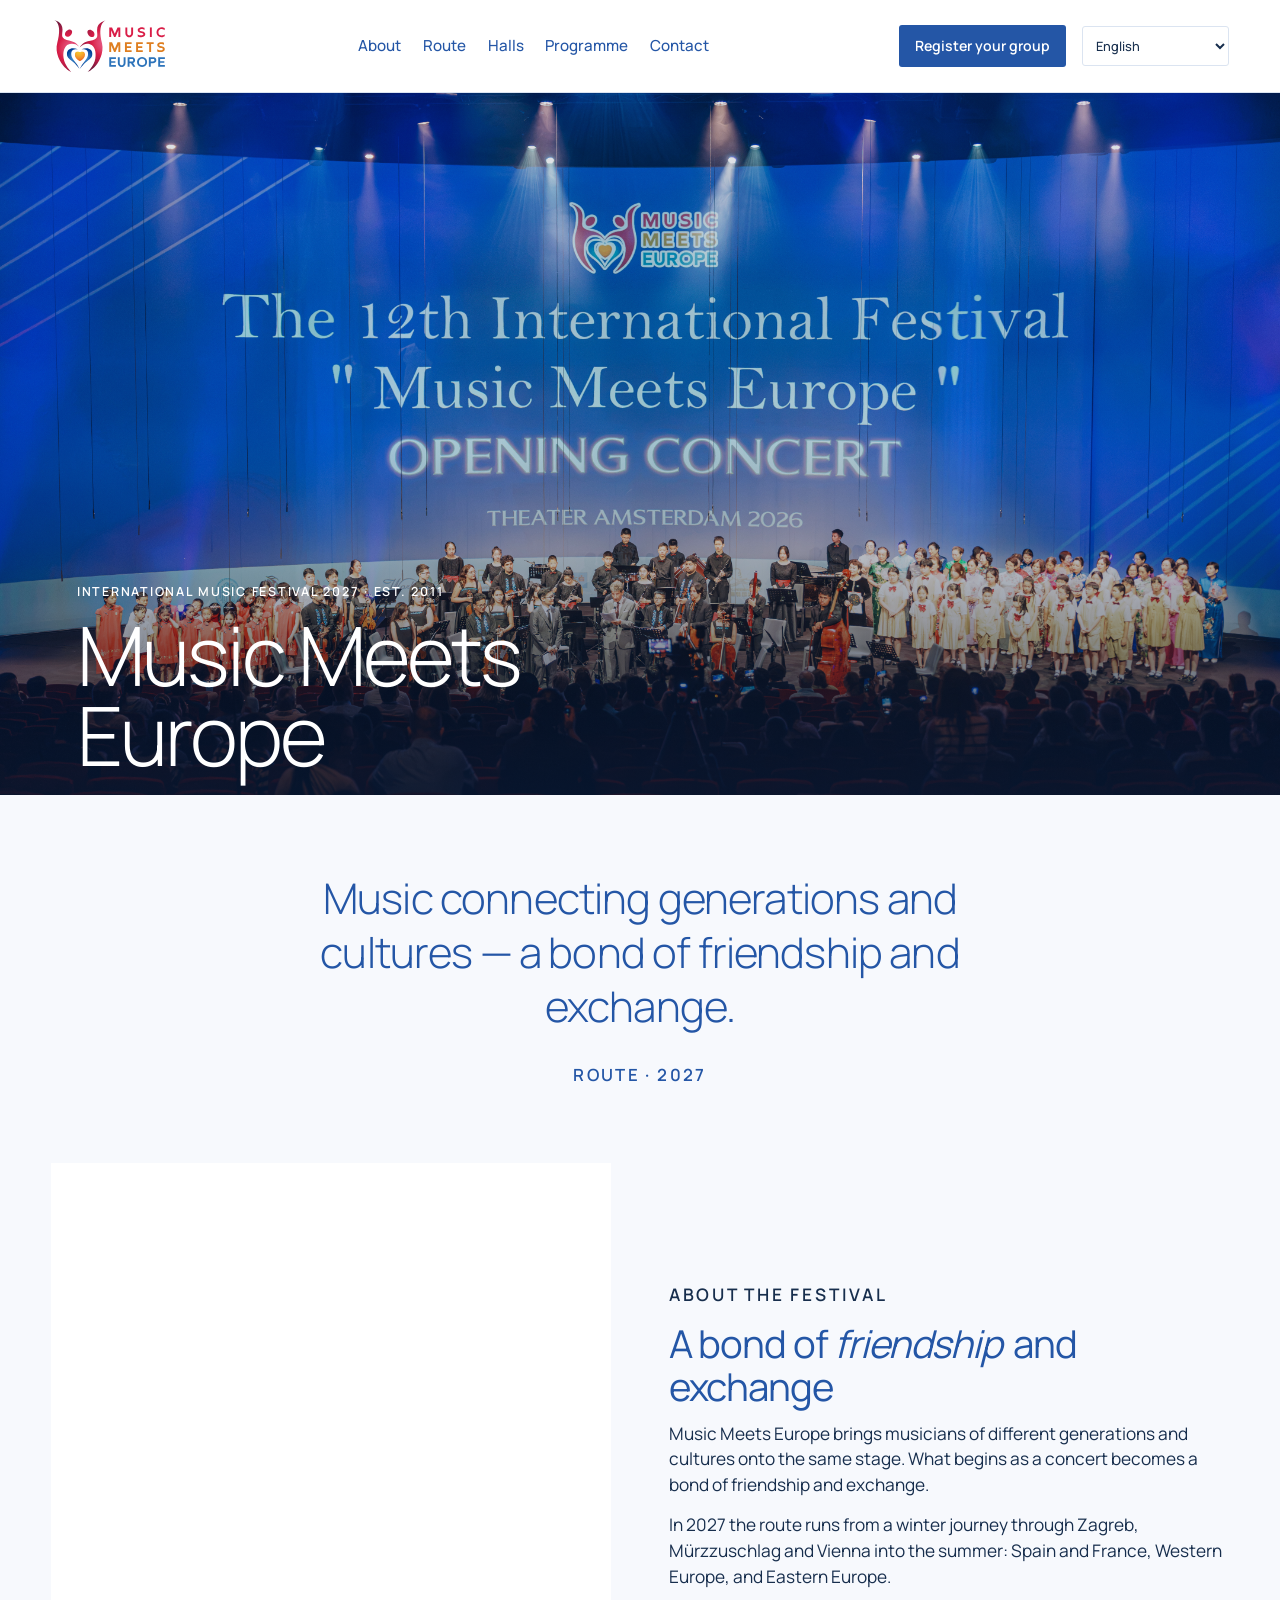
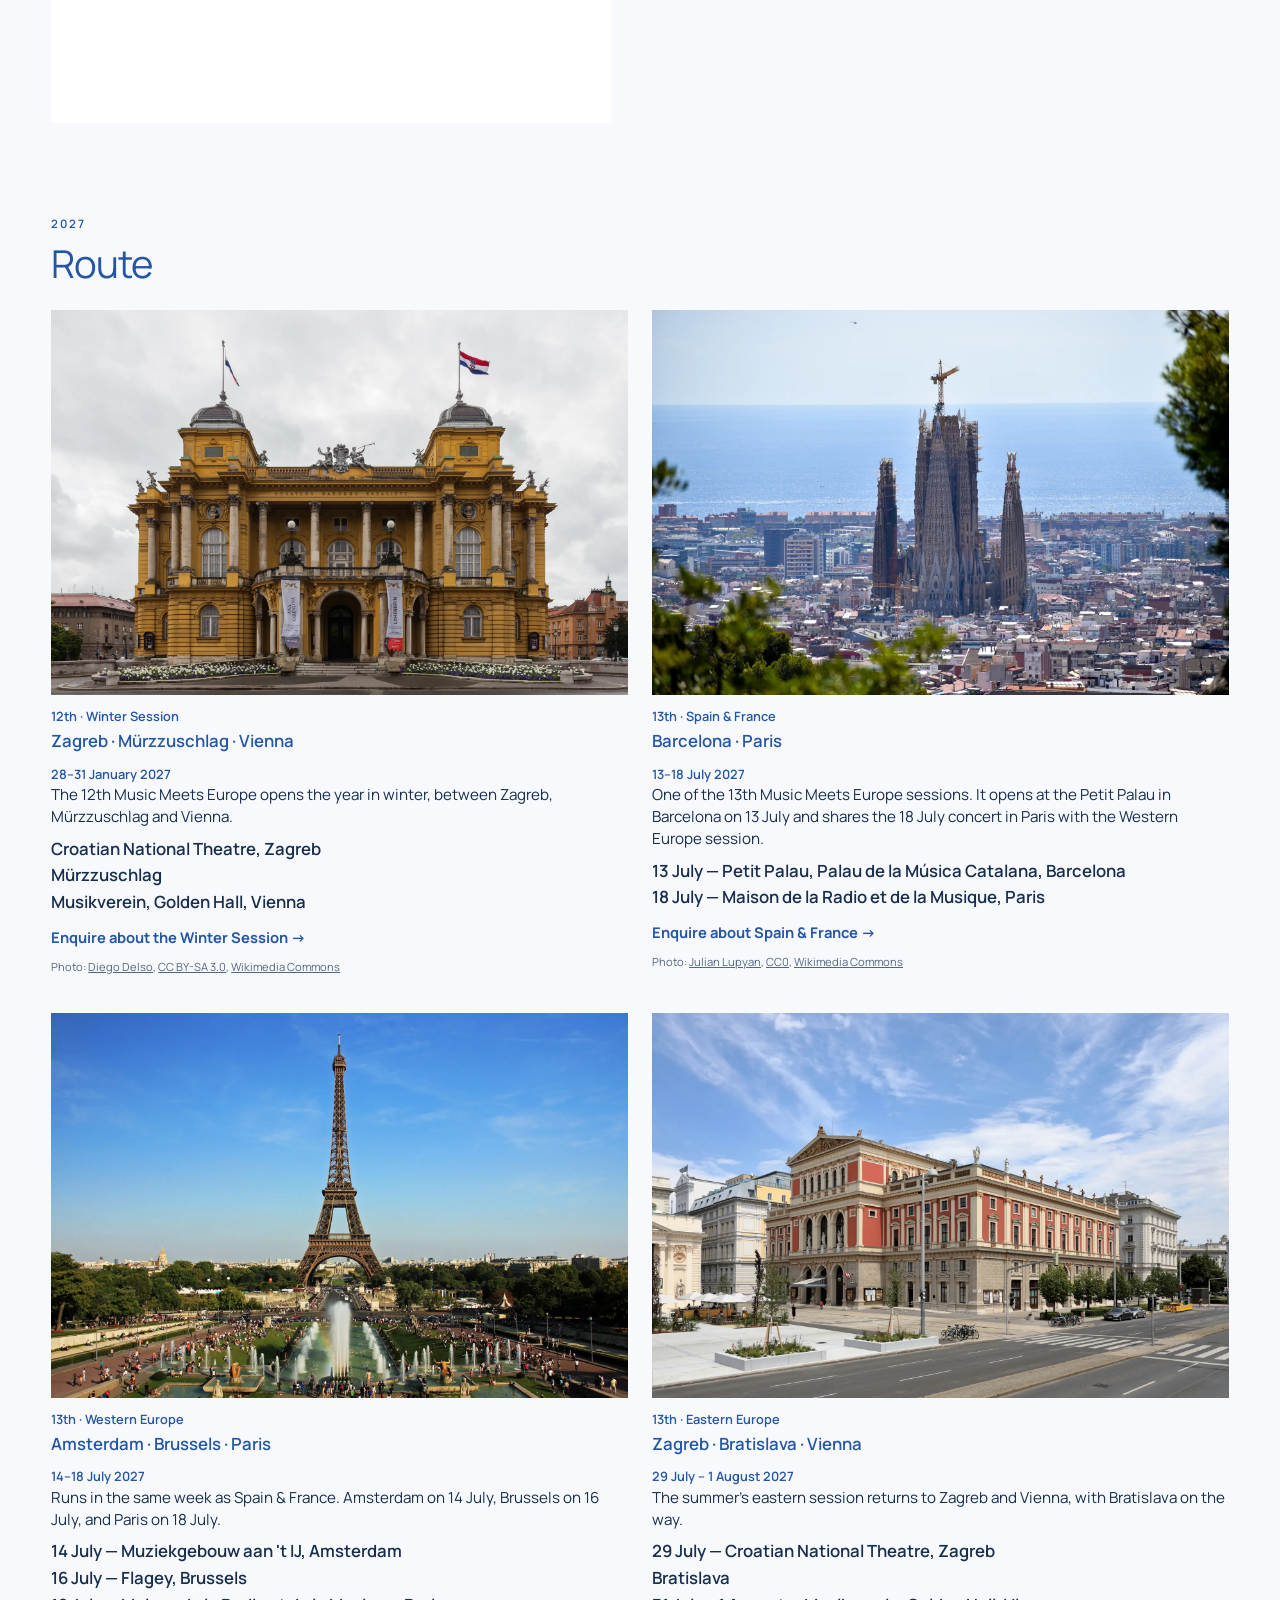
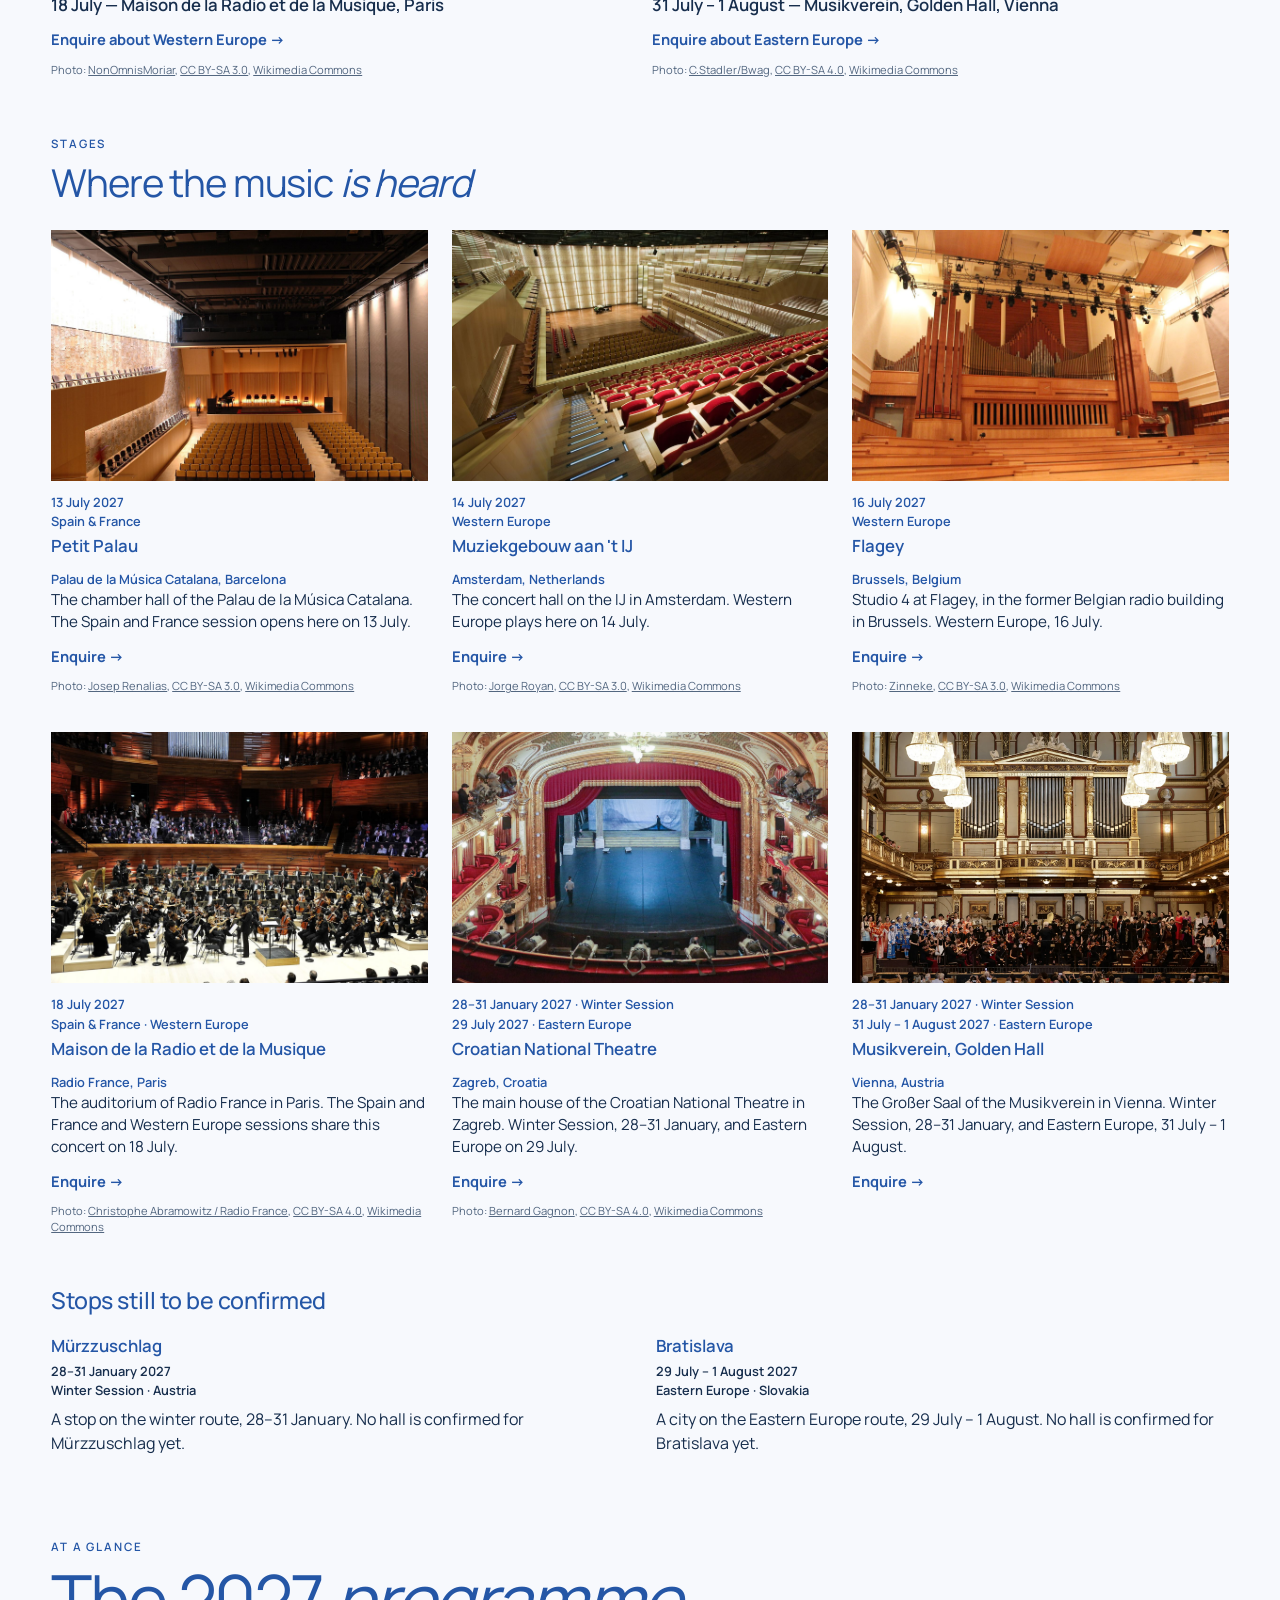
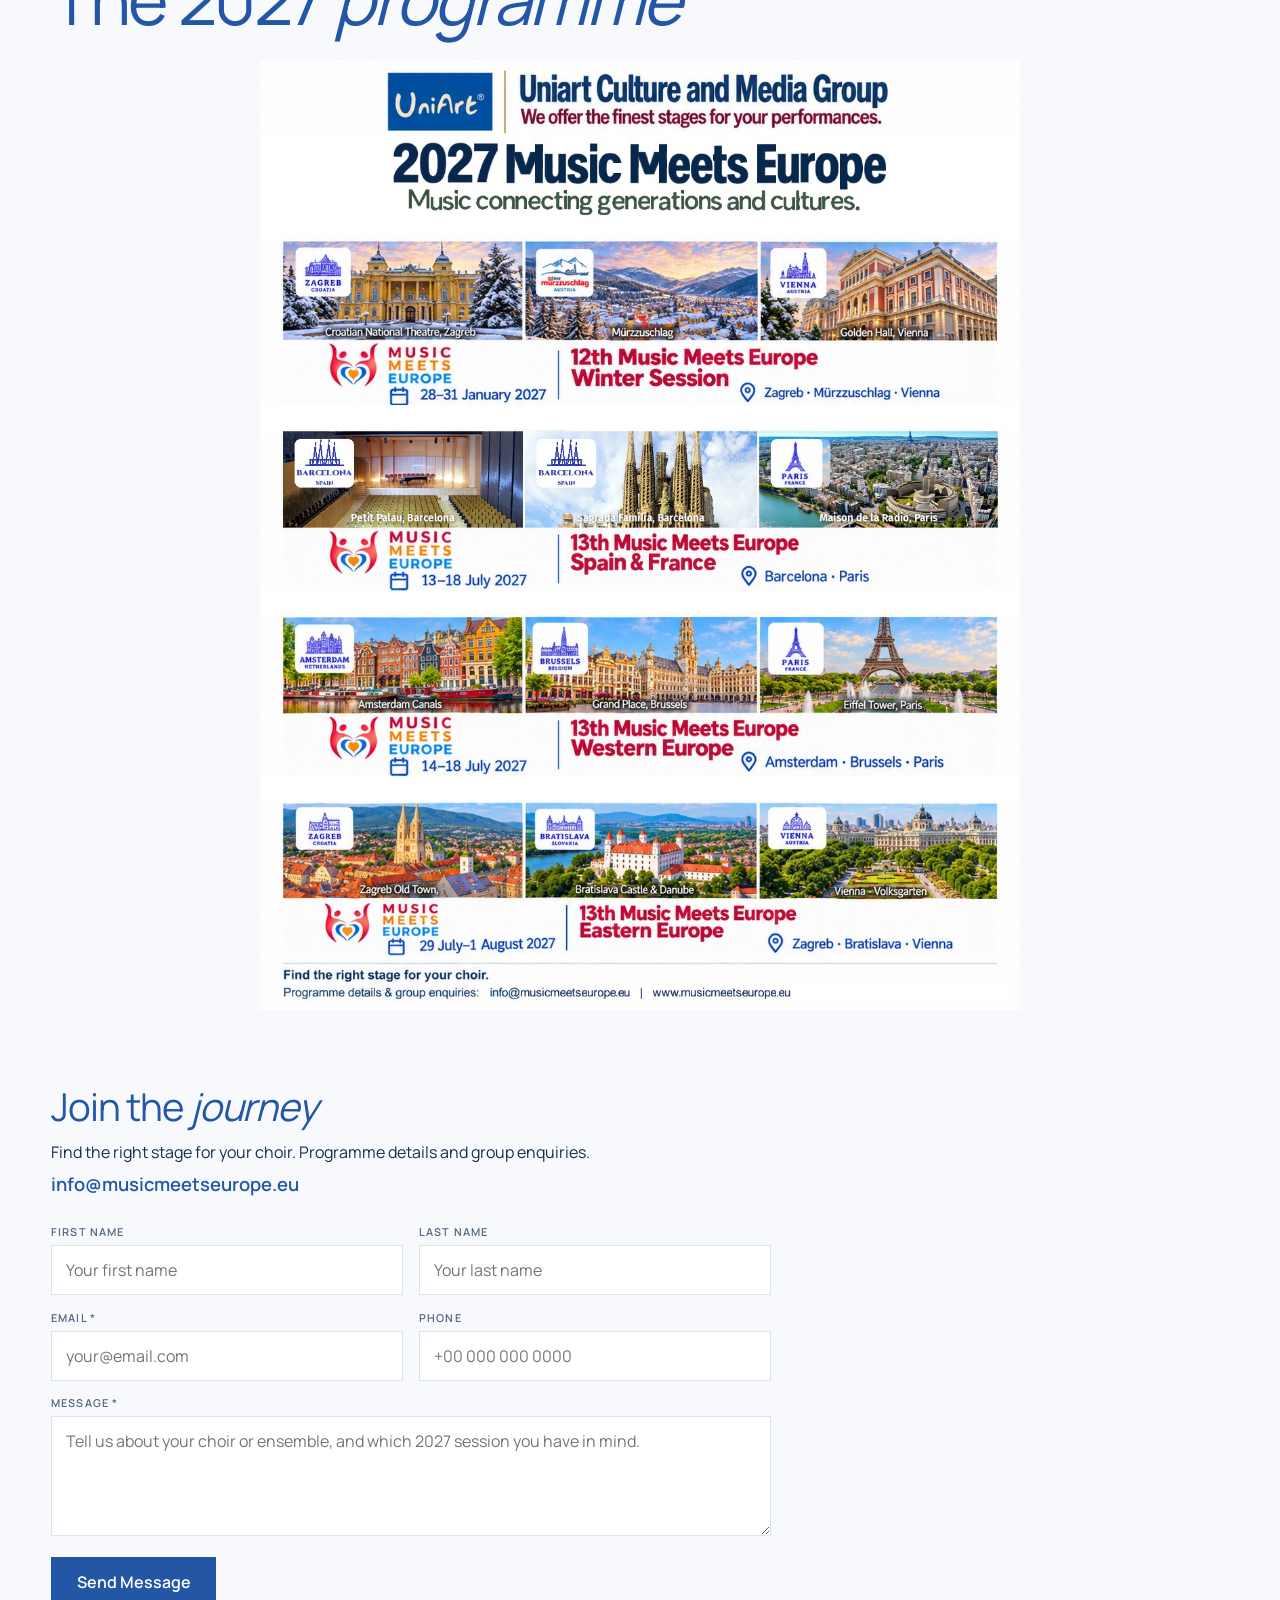
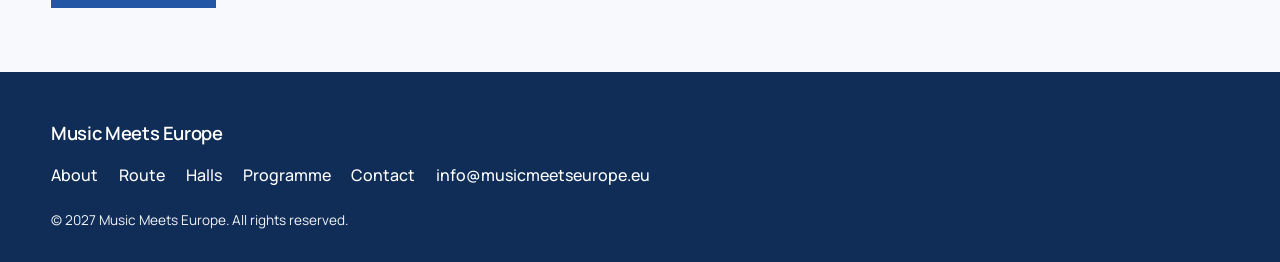
<file: index.html>
<!DOCTYPE html>
<html lang="en">
<head>
<meta charset="UTF-8"/>
<meta name="viewport" content="width=device-width, initial-scale=1.0"/>
<title>Music Meets Europe 2027</title>
<meta name="description" content="Music Meets Europe 2027. Music connecting generations and cultures."/>
<!--
  Layout only. Dates, cities, venues, pictures, contact, and the main sentences
  live in data/programme.js. See README.md (English and 中文).
  Do not rename this file: GitHub Pages serves it, and Wix embeds it.
-->
<link rel="preconnect" href="https://fonts.googleapis.com"/>
<link rel="preconnect" href="https://fonts.gstatic.com" crossorigin/>
<link href="https://fonts.googleapis.com/css2?family=Manrope:wght@300;400;500;600;700&display=swap" rel="stylesheet"/>
<style>
*, *::before, *::after { margin: 0; padding: 0; box-sizing: border-box; }
html { scroll-behavior: smooth; }
body {
  background: var(--paper);
  color: var(--ink);
  font-family: "Manrope", Arial, sans-serif;
  font-weight: 400;
  font-size: 16px;
  line-height: 1.5;
  -webkit-font-smoothing: antialiased;
}
img, video { max-width: 100%; }
a { color: inherit; }
:root { --accent: #2456a6; --ink: #172e4d; --navy: #102d57; --muted: #536780; --paper: #f7f9fd; --line: #dbe4f1; }
.wrap { width: min(1180px, calc(100% - 8vw)); margin: 0 auto; }

.site-header {
  display: flex; align-items: center; justify-content: space-between;
  gap: 1.5rem 2rem; flex-wrap: wrap;
  padding: 1.05rem 4vw;
  background: #fff;
  position: sticky; top: 0; z-index: 20;
  border-bottom: 1px solid var(--line);
}
.brand {
  color: var(--accent); text-decoration: none;
  font-weight: 600; font-size: 1.05rem; letter-spacing: -0.03em;
  display: flex; align-items: center; line-height: 0;
}
.brand img { height: 58px; width: auto; display: block; }
.nav-list { display: flex; flex-wrap: wrap; gap: .35rem 1.35rem; list-style: none; }
.nav-list a {
  color: var(--accent); text-decoration: none; font-weight: 500; font-size: .95rem;
}
.nav-list a:hover { text-decoration: underline; }

.hero {
  position: relative; min-height: 78vh;
  display: flex; flex-direction: column; align-items: stretch; justify-content: flex-end;
  color: #fff; background: var(--navy); overflow: hidden;
}
section[id] { scroll-margin-top: 4.6rem; }
.hero-image { position: absolute; inset: 0; width: 100%; height: 100%; object-fit: cover; object-position: center center; }
.hero-shade {
  position: absolute; inset: 0;
  background: linear-gradient(to top, rgba(8,26,55,.78) 0%, rgba(8,26,55,.40) 26%, rgba(8,26,55,.06) 52%, rgba(8,26,55,.15) 100%);
}
.hero-copy { position: relative; z-index: 1; padding: 4.5rem 6vw 1.2rem; }
.hero-kicker {
  font-size: .78rem; font-weight: 600; letter-spacing: .14em;
  text-transform: uppercase; margin-bottom: .85rem; max-width: 40rem;
}
.hero h1 {
  font-weight: 300; font-size: clamp(3rem, 6.4vw, 5.4rem);
  line-height: .98; letter-spacing: -0.035em; max-width: 8.5em;
}
.hero h1 em, .feature h2 em, .section h2 em, .teaser h3 em { font-style: italic; padding-right: .12em; }
.hero-credit {
  position: relative; z-index: 1; align-self: flex-end;
  margin: 0 1.2rem .85rem 6vw; max-width: 26rem; text-align: right;
  font-size: .68rem; line-height: 1.4; color: rgba(255,255,255,.88);
}
.hero-credit a { color: #fff; }

.intro { padding: 4.8rem 6vw 1.5rem; text-align: center; }
.intro-lead {
  max-width: 16em; margin: 0 auto;
  color: var(--accent); font-weight: 300;
  font-size: clamp(1.7rem, 3.3vw, 2.65rem);
  line-height: 1.28; letter-spacing: -0.02em;
}
.facts-line {
  margin-top: 1.8rem;
  color: var(--accent); font-weight: 600; font-size: 1.05rem;
  letter-spacing: .14em; text-transform: uppercase;
}

.feature {
  width: min(1180px, calc(100% - 8vw));
  margin: 3.2rem auto;
  display: grid; grid-template-columns: 1fr 1fr;
  gap: 3.2rem 3.6rem; align-items: center;
}
.feature-reverse .feature-media { order: 2; }
.feature-media img, .feature-media video { width: 100%; height: auto; display: block; }
.about-video { width: 100%; aspect-ratio: 1; object-fit: contain; background: #fff; display: block; }
.eyebrow {
  color: var(--accent); font-size: .72rem; font-weight: 600;
  letter-spacing: .16em; text-transform: uppercase; margin-bottom: .55rem;
}
.feature h2, .section h2 {
  color: var(--accent); font-weight: 400;
  font-size: clamp(1.85rem, 3vw, 2.7rem);
  line-height: 1.12; letter-spacing: -0.03em; margin-bottom: .8rem;
}
.feature h2 em, .section h2 em, .teaser h3 em { font-weight: 400; }
.feature-copy p { color: var(--ink); font-size: 1.08rem; line-height: 1.5; margin-bottom: .85rem; }
.feature-copy .caption { color: var(--muted); font-size: .98rem; }

.section { padding: 2.2rem 0 1rem; }
.section .eyebrow { margin-top: .4rem; }
.card-grid { display: grid; gap: 2.4rem 1.5rem; margin-top: 1.6rem; }
.cards-2 { grid-template-columns: 1fr 1fr; }
.cards-3 { grid-template-columns: 1fr 1fr 1fr; }
.teaser img { width: 100%; aspect-ratio: 3/2; object-fit: cover; display: block; background: #eaf0f8; }
.teaser-kicker, .teaser-meta { color: var(--accent); font-size: .8rem; font-weight: 600; margin-top: .75rem; }
.teaser h3,
.place-names,
.place-names em,
.teaser-points li,
.programme-list li {
  font-size: 1.05rem; font-weight: 600; font-style: normal;
  letter-spacing: 0; line-height: 1.4;
}
.teaser h3 {
  color: var(--accent);
  margin: .2rem 0 .35rem;
}
.teaser-text { color: var(--ink); font-size: .95rem; line-height: 1.45; }
.teaser-points { list-style: none; margin-top: .55rem; }
.teaser-points li { color: var(--ink); margin-top: .2rem; }
.teaser-photos { display: block; }
.teaser-photos img { width: 100%; aspect-ratio: 3/2; object-fit: cover; display: block; background: #eaf0f8; }
.more {
  display: inline-block; margin-top: .75rem;
  color: var(--accent); font-weight: 700; font-size: .92rem; text-decoration: none;
}
.more:hover { text-decoration: underline; }
.credit {
  margin-top: .65rem; color: var(--muted); font-size: .7rem; line-height: 1.4;
}
.credit a { color: var(--muted); }

.pending { margin-top: 3rem; }
.pending h3 {
  color: var(--accent); font-weight: 500; font-size: 1.45rem;
  letter-spacing: -0.02em; margin-bottom: 1rem;
}
.pending-grid { display: grid; grid-template-columns: 1fr 1fr; gap: 1.5rem 2rem; }
.pending article h4 { color: var(--accent); font-size: 1.05rem; font-weight: 600; }
.pending .teaser-meta { margin-top: .2rem; }
.pending p { color: var(--ink); margin-top: .4rem; }

.programme { padding: 4.2rem 0 2.5rem; }
.programme h2 {
  color: var(--accent);
  font-size: clamp(2.8rem, 5.4vw, 4.4rem);
  font-weight: 400; letter-spacing: -0.035em; line-height: 1.02;
  margin-bottom: .6rem;
}
.programme-lead { color: var(--ink); font-size: 1.12rem; max-width: 40rem; margin-bottom: .4rem; }
.programme-poster {
  width: 100%;
  max-width: 760px;
  margin: 1.6rem auto 0;
}
.programme-poster img { width: 100%; height: auto; display: block; }

.contact { padding-bottom: 4rem; }
.contact-lead { color: var(--ink); max-width: 36rem; margin-bottom: .4rem; }
.contact-email { margin: .2rem 0 1.6rem; }
.contact-email a {
  color: var(--accent); font-weight: 600; font-size: 1.15rem; text-decoration: none;
}
.contact-email a:hover { text-decoration: underline; }
.contact-form { display: grid; grid-template-columns: 1fr 1fr; gap: .9rem 1rem; max-width: 720px; }
.form-full { grid-column: 1 / -1; }
.contact-form label {
  display: block; margin-bottom: .3rem;
  font-size: .68rem; font-weight: 600; letter-spacing: .1em; text-transform: uppercase; color: var(--muted);
}
.contact-form input, .contact-form textarea {
  width: 100%; border: 1px solid var(--line); background: #fff; color: var(--ink);
  font: inherit; padding: .75rem .85rem;
}
.contact-form input:focus, .contact-form textarea:focus { outline: 2px solid rgba(36,86,166,.28); border-color: var(--accent); }
.contact-form textarea { min-height: 120px; resize: vertical; }
.btn {
  background: var(--accent); color: #fff; border: 0; cursor: pointer;
  font: inherit; font-weight: 600; padding: .85rem 1.6rem;
}
.btn:hover { background: var(--navy); }

.site-footer { background: var(--navy); color: #fff; padding: 3rem 4vw 2rem; }
.footer-brand { font-weight: 600; font-size: 1.15rem; letter-spacing: -0.02em; margin-bottom: 1rem; }
.footer-links { display: flex; flex-wrap: wrap; gap: .45rem 1.3rem; list-style: none; margin-bottom: 1.2rem; }
.footer-links a { color: #fff; text-decoration: none; font-weight: 500; }
.footer-links a:hover { text-decoration: underline; }
.site-footer p { font-size: .85rem; opacity: .95; }
.footer-copy { margin-top: 1.4rem; font-size: .78rem; opacity: .85; }

.load-error {
  max-width: 40rem; margin: 3rem auto; padding: 1.2rem;
  border: 1px solid var(--accent); color: var(--accent); text-align: center;
}

@media (max-width: 900px) {
  .cards-3 { grid-template-columns: 1fr 1fr; }
  .feature { gap: 1.6rem; }
}
@media (max-width: 700px) {
  .cards-2, .cards-3, .pending-grid, .contact-form { grid-template-columns: 1fr; }
  .feature { grid-template-columns: 1fr; margin: 2.2rem auto; }
  .feature-reverse .feature-media { order: -1; }
  .hero { min-height: 68vh; }
  /* Hide the empty foreground seats on tall screens. */
  .hero-image { height: 122%; }
  .hero-copy { padding: 2.6rem 6vw .6rem; }
  .hero h1 { max-width: 7.2em; }
  .intro { padding-top: 2.8rem; }
  .programme h2 { font-size: clamp(2.2rem, 8vw, 3rem); }
  .site-header { padding: .75rem 5vw; }
  .brand img { height: 44px; }
  .hero-credit { align-self: stretch; text-align: left; margin: 0; padding: 0 6vw .9rem; max-width: none; }
}
</style>
<link rel="stylesheet" href="assets/experience.css?v=20261124-center3"/>
</head>
<body data-page="home">

<header class="site-header">
  <a class="brand" id="brand" href="#top"></a>
  <nav aria-label="Page">
    <ul class="nav-list" id="nav"></ul>
  </nav>
  <div class="header-tools"><a class="registration-link" href="register.html">Register your group</a><div data-language-tools></div></div>
</header>

<section class="hero" id="top">
  <img class="hero-image" id="hero-image" alt=""/>
  <div class="hero-shade" aria-hidden="true"></div>
  <div class="hero-copy">
    <p class="hero-kicker" id="hero-eyebrow"></p>
    <h1 id="hero-title"></h1>
  </div>
  <p class="hero-credit" id="hero-credit"></p>
</section>

<section class="intro" aria-labelledby="intro-lead">
  <p class="intro-lead" id="intro-lead"></p>
  <p class="facts-line" id="facts"></p>
</section>

<section class="feature" id="about">
  <div class="feature-media" id="about-media"></div>
  <div class="feature-copy">
    <p class="eyebrow" id="about-label"></p>
    <h2 id="about-title"></h2>
    <div id="about-paragraphs"></div>
  </div>
</section>

<section class="section" id="routes">
  <div class="wrap">
    <p class="eyebrow" id="sessions-eyebrow"></p>
    <h2 id="sessions-title"></h2>
    <div class="card-grid cards-2" id="sessions-grid"></div>
  </div>
</section>

<section class="section" id="events">
  <div class="wrap">
    <p class="eyebrow" id="events-eyebrow"></p>
    <h2 id="events-title"></h2>
    <div class="card-grid cards-3" id="events-grid"></div>
    <div class="pending" id="pending-block" hidden></div>
  </div>
</section>

<section class="programme" id="poster">
  <div class="wrap">
    <p class="eyebrow" id="poster-eyebrow"></p>
    <h2 id="poster-title"></h2>
  </div>
  <div class="programme-poster" id="poster-media"></div>
</section>

<section class="section contact" id="contact">
  <div class="wrap">
    <h2 id="contact-title"></h2>
    <p class="contact-lead" id="contact-sub"></p>
    <p class="contact-email" id="contact-email"></p>
    <form class="contact-form" id="contact-form">
      <div><label for="first-name">First name</label><input id="first-name" name="first" type="text" autocomplete="given-name" placeholder="Your first name"/></div>
      <div><label for="last-name">Last name</label><input id="last-name" name="last" type="text" autocomplete="family-name" placeholder="Your last name"/></div>
      <div><label for="email">Email *</label><input id="email" name="email" type="email" autocomplete="email" placeholder="your@email.com" required/></div>
      <div><label for="phone">Phone</label><input id="phone" name="phone" type="tel" autocomplete="tel" placeholder="+00 000 000 0000"/></div>
      <div class="form-full"><label for="message">Message *</label><textarea id="message" name="message" required></textarea></div>
      <div class="form-full"><button class="btn" id="contact-submit" type="submit">Send message</button></div>
    </form>
  </div>
</section>

<footer class="site-footer">
  <div class="footer-brand" id="footer-logo"></div>
  <ul class="footer-links" id="footer-links"></ul>
  <p id="footer-mail"></p>
  <p class="footer-copy" id="footer-copy"></p>
</footer>

<noscript>
  <p class="load-error">This page reads its programme from data/programme.js and needs JavaScript to draw it.</p>
</noscript>

<script src="data/programme.js" id="programme-data" onerror="window.MME_DATA_FAILED=true"></script>
<script>
(function () {
  var PAGES = "https://uniartandreaszhang.github.io/musicmeeteurope/";

  function escapeHtml(value) {
    return String(value == null ? "" : value)
      .replace(/&/g, "&amp;")
      .replace(/</g, "&lt;")
      .replace(/>/g, "&gt;")
      .replace(/"/g, "&quot;");
  }

  function rich(value) {
    return escapeHtml(value).replace(/\*([^*]+)\*/g, "<em>$1</em>").replace(/\n/g, "<br>");
  }

  function asset(path) {
    if (!path) return "";
    if (/^(https?:|data:|blob:|mailto:)/i.test(path)) return path;
    var base = window.MME_ASSET_BASE || "";
    return base + String(path).split("/").map(function (part) {
      return encodeURIComponent(part);
    }).join("/");
  }

  function enquiryHref(programme, label) {
    var subject = programme.festival + " " + programme.year + " — " + (label || "Enquiry");
    return "mailto:" + programme.contactEmail + "?subject=" + encodeURIComponent(subject);
  }

  function creditFor(path, programme) {
    var list = programme.events || [];
    for (var i = 0; i < list.length; i++) {
      if (list[i].image && list[i].image === path && list[i].credit) return list[i].credit;
    }
    if (programme.hero && programme.hero.image === path && programme.hero.credit) return programme.hero.credit;
    return null;
  }

  function creditHtml(credit) {
    if (!credit || !credit.author) return "";
    function link(url, text) {
      if (!text) return "";
      if (!url) return escapeHtml(text);
      return '<a href="' + escapeHtml(url) + '" target="_blank" rel="noopener noreferrer">' + escapeHtml(text) + "</a>";
    }
    return '<p class="credit">Photo: ' + link(credit.authorUrl, credit.author) +
      (credit.licence ? ", " + link(credit.licenceUrl, credit.licence) : "") +
      (credit.sourceUrl ? ", " + link(credit.sourceUrl, credit.sourceName || "Source") : "") +
      "</p>";
  }

  function showError(message) {
    var node = document.createElement("p");
    node.className = "load-error";
    node.textContent = message;
    document.body.insertBefore(node, document.body.firstChild);
  }

  window.MME_buildMailto = function (form) {
    var programme = window.MME_PROGRAMME || {};
    var data = new FormData(form);
    var body = [
      "First name: " + (data.get("first") || ""),
      "Last name: " + (data.get("last") || ""),
      "Email: " + (data.get("email") || ""),
      "Phone: " + (data.get("phone") || ""),
      "",
      String(data.get("message") || ""),
    ].join("\n");
    var subject = (programme.festival || "Music Meets Europe") + " " + (programme.year || "") + " — Enquiry";
    return "mailto:" + (programme.contactEmail || "") +
      "?subject=" + encodeURIComponent(subject.trim()) +
      "&body=" + encodeURIComponent(body);
  };

  function render(programme) {
    if (!programme || !programme.sessions) {
      showError("data/programme.js loaded, but the programme object is missing.");
      return;
    }
    var hero = programme.hero || {};
    var about = programme.about || {};
    var contact = programme.contact || {};
    document.title = programme.festival + " " + programme.year;
    var description = document.querySelector('meta[name="description"]');
    if (description) description.setAttribute("content", hero.subtitle || programme.tagline || document.title);

    var brand = document.getElementById("brand");
    if (programme.logo) {
      brand.innerHTML = '<img src="' + escapeHtml(asset(programme.logo)) + '" alt="' + escapeHtml(programme.festival || "Music Meets Europe") + '">';
    } else {
      brand.textContent = programme.festival || "";
    }
    document.getElementById("nav").innerHTML = (programme.nav || []).map(function (item) {
      return '<li><a href="' + escapeHtml(item.href || "#") + '">' + escapeHtml(item.label || "") + "</a></li>";
    }).join("");

    var heroImage = document.getElementById("hero-image");
    if (hero.image) {
      heroImage.src = asset(hero.image);
      heroImage.alt = hero.imageAlt || programme.festival || "";
    } else {
      heroImage.removeAttribute("src");
      heroImage.alt = "";
    }
    if (hero.imagePosition && /^[a-z0-9%.\s-]+$/i.test(hero.imagePosition)) {
      heroImage.style.objectPosition = hero.imagePosition;
    }
    document.getElementById("hero-eyebrow").textContent = hero.eyebrow || "";
    document.getElementById("hero-title").textContent = [hero.titleLead, hero.titleEm].filter(Boolean).join(" ");
    var heroCredit = document.getElementById("hero-credit");
    var heroCreditHtml = creditHtml(hero.credit);
    heroCredit.innerHTML = heroCreditHtml;
    heroCredit.hidden = !heroCreditHtml;

    document.getElementById("intro-lead").textContent = hero.subtitle || [programme.tagline, programme.bond].filter(Boolean).join(" ");
    document.getElementById("facts").textContent = about.factsLine || ("Route · " + (programme.year || ""));

    var aboutMedia = document.getElementById("about-media");
    if (about.video) {
      aboutMedia.innerHTML = '<video class="about-video" autoplay muted loop playsinline src="' + escapeHtml(asset(about.video)) + '"></video>';
    } else {
      aboutMedia.innerHTML = "";
    }
    document.getElementById("about-label").textContent = about.label || "";
    document.getElementById("about-title").innerHTML = rich(about.title || "");
    document.getElementById("about-paragraphs").innerHTML = (about.paragraphs || []).map(function (paragraph) {
      return "<p>" + escapeHtml(paragraph) + "</p>";
    }).join("");

    var sessionsIntro = programme.sessionsIntro || {};
    document.getElementById("sessions-eyebrow").textContent = sessionsIntro.eyebrow || "";
    document.getElementById("sessions-title").innerHTML = rich(sessionsIntro.title || "");
    document.getElementById("sessions-grid").innerHTML = (programme.sessions || []).map(function (session) {
      var places = (session.cities || []).map(function (city) {
        return escapeHtml(city.name || "");
      }).filter(Boolean).join(" · ");
      var points = (session.highlights || []).map(function (line) {
        return "<li>" + escapeHtml(line) + "</li>";
      }).join("");
      var label = session.enquireLabel || programme.enquireLabel || "Enquire";
      var media = session.image
        ? '<img src="' + escapeHtml(asset(session.image)) + '" alt="' + escapeHtml(session.imageAlt || "") + '">'
        : "";
      return '<article class="teaser">' + media +
        '<p class="teaser-kicker">' + escapeHtml(session.tag || "") + "</p>" +
        '<h3 class="place-names">' + places + "</h3>" +
        '<p class="teaser-meta">' + escapeHtml(session.dateLabel || "") + "</p>" +
        (session.description ? '<p class="teaser-text">' + escapeHtml(session.description) + "</p>" : "") +
        (points ? '<ul class="teaser-points">' + points + "</ul>" : "") +
        '<a class="more" href="' + escapeHtml(enquiryHref(programme, label)) + '">' + escapeHtml(label) + " →</a>" +
        creditHtml(session.credit || creditFor(session.image, programme)) +
        "</article>";
    }).join("");

    var eventsIntro = programme.eventsIntro || {};
    document.getElementById("events-eyebrow").textContent = eventsIntro.eyebrow || "";
    document.getElementById("events-title").innerHTML = rich(eventsIntro.title || "");
    var halls = [];
    var pending = [];
    (programme.events || []).forEach(function (event) {
      if (event.image) halls.push(event);
      else pending.push(event);
    });
    var enquire = programme.enquireLabel || "Enquire";
    document.getElementById("events-grid").innerHTML = halls.map(function (event) {
      var photos = '<img src="' + escapeHtml(asset(event.image)) + '" alt="' + escapeHtml(event.imageAlt || event.title || "") + '">';
      return '<article class="teaser">' + photos +
        '<p class="teaser-kicker">' + rich(event.when || "") + "</p>" +
        '<h3>' + escapeHtml(event.title || "") + "</h3>" +
        '<p class="teaser-meta">' + escapeHtml(event.location || "") + "</p>" +
        (event.description ? '<p class="teaser-text">' + escapeHtml(event.description) + "</p>" : "") +
        '<a class="more" href="' + escapeHtml(enquiryHref(programme, event.title || enquire)) + '">' + escapeHtml(enquire) + " →</a>" +
        creditHtml(event.credit) +
        "</article>";
    }).join("");

    var pendingBlock = document.getElementById("pending-block");
    if (!pending.length) {
      pendingBlock.hidden = true;
      pendingBlock.innerHTML = "";
    } else {
      pendingBlock.hidden = false;
      pendingBlock.innerHTML =
        "<h3>" + escapeHtml(eventsIntro.pendingTitle || "Stops still to be confirmed") + "</h3>" +
        '<div class="pending-grid">' + pending.map(function (event) {
          return "<article><h4>" + escapeHtml(event.title || "") + "</h4>" +
            '<p class="teaser-meta">' + rich(event.when || "") + (event.location ? " · " + escapeHtml(event.location) : "") + "</p>" +
            (event.description ? "<p>" + escapeHtml(event.description) + "</p>" : "") +
            "</article>";
        }).join("") + "</div>";
    }

    var poster = programme.poster || {};
    document.getElementById("poster-eyebrow").textContent = poster.eyebrow || "";
    document.getElementById("poster-title").innerHTML = rich(poster.title || "");
    document.getElementById("poster-media").innerHTML = poster.image
      ? '<img src="' + escapeHtml(asset(poster.image)) + '" alt="' + escapeHtml(poster.alt || "") + '">'
      : "";

    document.getElementById("contact-title").innerHTML = rich(contact.title || "");
    document.getElementById("contact-sub").textContent = contact.text || "";
    document.getElementById("contact-email").innerHTML = programme.contactEmail
      ? '<a href="mailto:' + escapeHtml(programme.contactEmail) + '">' + escapeHtml(programme.contactEmail) + "</a>"
      : "";
    if (contact.messagePlaceholder) document.getElementById("message").placeholder = contact.messagePlaceholder;
    if (contact.submitLabel) document.getElementById("contact-submit").textContent = contact.submitLabel;

    document.getElementById("footer-logo").textContent = programme.festival || "";
    var links = (programme.nav || []).map(function (item) {
      return '<li><a href="' + escapeHtml(item.href || "#") + '">' + escapeHtml(item.label || "") + "</a></li>";
    });
    if (programme.contactEmail) {
      links.push('<li><a href="mailto:' + escapeHtml(programme.contactEmail) + '">' + escapeHtml(programme.contactEmail) + "</a></li>");
    }
    document.getElementById("footer-links").innerHTML = links.join("");
    document.getElementById("footer-mail").textContent = "";
    document.getElementById("footer-copy").textContent =
      "© " + (programme.year || "") + " " + (programme.festival || "Music Meets Europe") + ". All rights reserved.";

    document.getElementById("contact-form").addEventListener("submit", function (event) {
      event.preventDefault();
      window.location.href = window.MME_buildMailto(event.currentTarget);
    });
    sendHeight();
  }

  function sendHeight() {
    var height = Math.max(document.body.scrollHeight, document.documentElement.scrollHeight);
    if (window.parent && window.parent !== window) {
      window.parent.postMessage({ type: "wix-iframe-height", height: height }, "*");
    }
  }
  window.addEventListener("load", sendHeight);
  window.addEventListener("resize", sendHeight);
  setInterval(sendHeight, 800);

  function boot() {
    if (window.MME_PROGRAMME) {
      render(window.MME_PROGRAMME);
      return;
    }
    if (window.MME_DATA_FAILED) {
      window.MME_ASSET_BASE = PAGES;
      var remote = document.createElement("script");
      remote.src = PAGES + "data/programme.js";
      remote.onload = function () {
        if (window.MME_PROGRAMME) render(window.MME_PROGRAMME);
        else showError("The programme file on GitHub Pages did not define MME_PROGRAMME.");
      };
      remote.onerror = function () {
        showError("The programme file could not be loaded. Embed https://uniartandreaszhang.github.io/musicmeeteurope/ in Wix, or keep data/programme.js beside index.html.");
      };
      document.head.appendChild(remote);
      return;
    }
    showError("data/programme.js could not be read. A missing comma or quote will do this. Restore the previous version, or compare the file with README.md.");
  }

  if (document.readyState === "loading") document.addEventListener("DOMContentLoaded", boot);
  else boot();
})();
</script>
<script src="assets/experience.js?v=20261124-center3"></script>
</body>
</html>
</file>
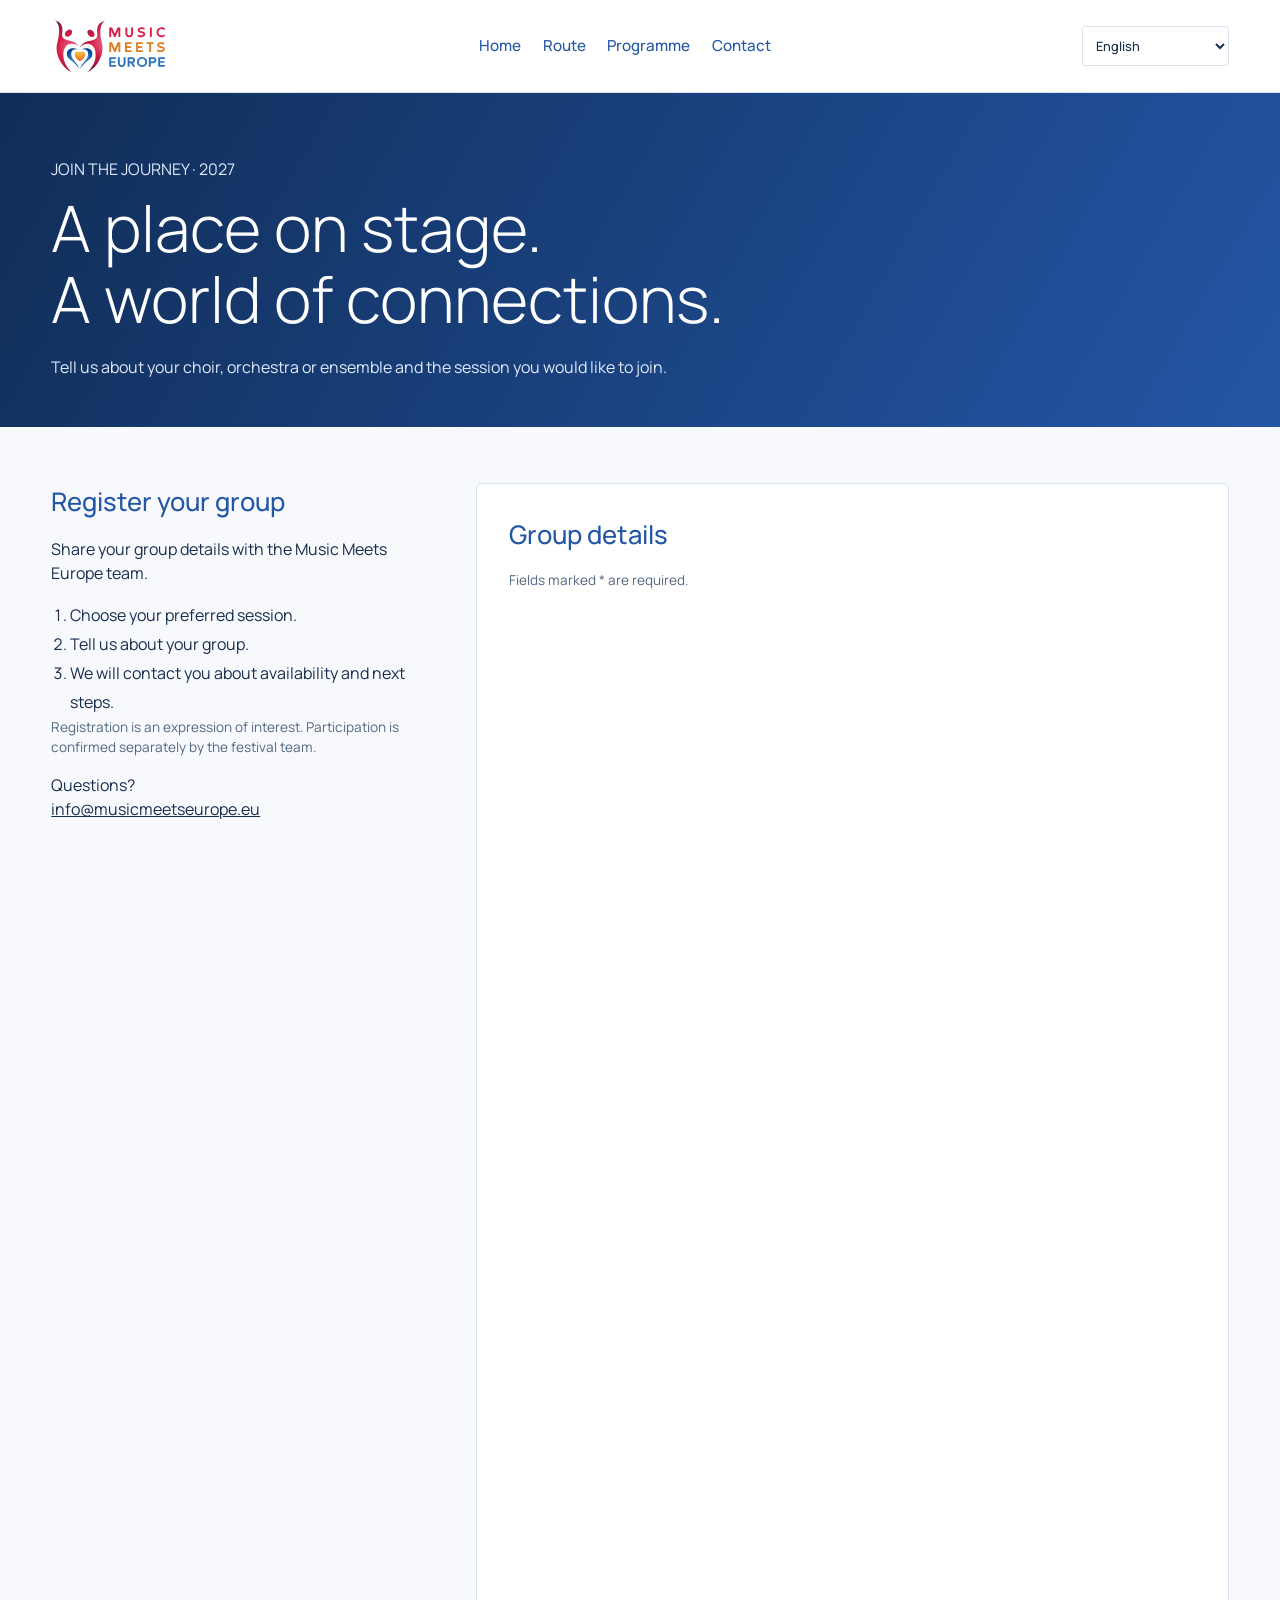
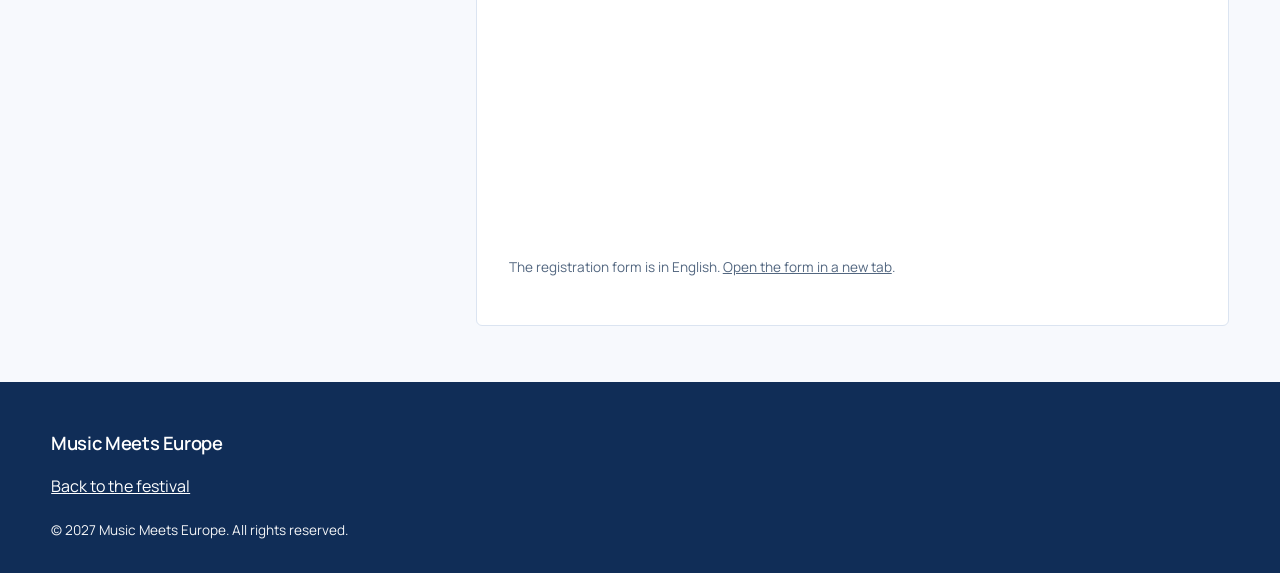
<file: register.html>
<!DOCTYPE html><html lang="en"><head><meta charset="UTF-8"><meta name="viewport" content="width=device-width,initial-scale=1"><title>Group registration | Music Meets Europe 2027</title><meta name="description" content="Register your choir, orchestra or ensemble for Music Meets Europe 2027."><link rel="preconnect" href="https://fonts.googleapis.com"><link href="https://fonts.googleapis.com/css2?family=Manrope:wght@300;400;500;600;700&display=swap" rel="stylesheet"><link rel="stylesheet" href="assets/experience.css?v=20261124-center3"><style>
*, *::before, *::after { margin: 0; padding: 0; box-sizing: border-box; }
html { scroll-behavior: smooth; }
body {
  background: var(--paper);
  color: var(--ink);
  font-family: "Manrope", Arial, sans-serif;
  font-weight: 400;
  font-size: 16px;
  line-height: 1.5;
  -webkit-font-smoothing: antialiased;
}
img, video { max-width: 100%; }
a { color: inherit; }
:root { --accent: #2456a6; --ink: #172e4d; --navy: #102d57; --muted: #536780; --paper: #f7f9fd; --line: #dbe4f1; }
.wrap { width: min(1180px, calc(100% - 8vw)); margin: 0 auto; }

.site-header {
  display: flex; align-items: center; justify-content: space-between;
  gap: 1.5rem 2rem; flex-wrap: wrap;
  padding: 1.05rem 4vw;
  background: #fff;
  position: sticky; top: 0; z-index: 20;
  border-bottom: 1px solid var(--line);
}
.brand {
  color: var(--accent); text-decoration: none;
  font-weight: 600; font-size: 1.05rem; letter-spacing: -0.03em;
  display: flex; align-items: center; line-height: 0;
}
.brand img { height: 58px; width: auto; display: block; }
.nav-list { display: flex; flex-wrap: wrap; gap: .35rem 1.35rem; list-style: none; }
.nav-list a {
  color: var(--accent); text-decoration: none; font-weight: 500; font-size: .95rem;
}
.nav-list a:hover { text-decoration: underline; }

.hero {
  position: relative; min-height: 78vh;
  display: flex; flex-direction: column; align-items: stretch; justify-content: flex-end;
  color: #fff; background: var(--navy); overflow: hidden;
}
section[id] { scroll-margin-top: 4.6rem; }
.hero-image { position: absolute; inset: 0; width: 100%; height: 100%; object-fit: cover; object-position: center center; }
.hero-shade {
  position: absolute; inset: 0;
  background: linear-gradient(to top, rgba(8,26,55,.78) 0%, rgba(8,26,55,.40) 26%, rgba(8,26,55,.06) 52%, rgba(8,26,55,.15) 100%);
}
.hero-copy { position: relative; z-index: 1; padding: 4.5rem 6vw 1.2rem; }
.hero-kicker {
  font-size: .78rem; font-weight: 600; letter-spacing: .14em;
  text-transform: uppercase; margin-bottom: .85rem; max-width: 40rem;
}
.hero h1 {
  font-weight: 300; font-size: clamp(3rem, 6.4vw, 5.4rem);
  line-height: .98; letter-spacing: -0.035em; max-width: 8.5em;
}
.hero h1 em, .feature h2 em, .section h2 em, .teaser h3 em { font-style: italic; padding-right: .12em; }
.hero-credit {
  position: relative; z-index: 1; align-self: flex-end;
  margin: 0 1.2rem .85rem 6vw; max-width: 26rem; text-align: right;
  font-size: .68rem; line-height: 1.4; color: rgba(255,255,255,.88);
}
.hero-credit a { color: #fff; }

.intro { padding: 4.8rem 6vw 1.5rem; text-align: center; }
.intro-lead {
  max-width: 16em; margin: 0 auto;
  color: var(--accent); font-weight: 300;
  font-size: clamp(1.7rem, 3.3vw, 2.65rem);
  line-height: 1.28; letter-spacing: -0.02em;
}
.facts-line {
  margin-top: 1.8rem;
  color: var(--accent); font-weight: 600; font-size: 1.05rem;
  letter-spacing: .14em; text-transform: uppercase;
}

.feature {
  width: min(1180px, calc(100% - 8vw));
  margin: 3.2rem auto;
  display: grid; grid-template-columns: 1fr 1fr;
  gap: 3.2rem 3.6rem; align-items: center;
}
.feature-reverse .feature-media { order: 2; }
.feature-media img, .feature-media video { width: 100%; height: auto; display: block; }
.about-video { width: 100%; aspect-ratio: 1; object-fit: contain; background: #fff; display: block; }
.eyebrow {
  color: var(--accent); font-size: .72rem; font-weight: 600;
  letter-spacing: .16em; text-transform: uppercase; margin-bottom: .55rem;
}
.feature h2, .section h2 {
  color: var(--accent); font-weight: 400;
  font-size: clamp(1.85rem, 3vw, 2.7rem);
  line-height: 1.12; letter-spacing: -0.03em; margin-bottom: .8rem;
}
.feature h2 em, .section h2 em, .teaser h3 em { font-weight: 400; }
.feature-copy p { color: var(--ink); font-size: 1.08rem; line-height: 1.5; margin-bottom: .85rem; }
.feature-copy .caption { color: var(--muted); font-size: .98rem; }

.section { padding: 2.2rem 0 1rem; }
.section .eyebrow { margin-top: .4rem; }
.card-grid { display: grid; gap: 2.4rem 1.5rem; margin-top: 1.6rem; }
.cards-2 { grid-template-columns: 1fr 1fr; }
.cards-3 { grid-template-columns: 1fr 1fr 1fr; }
.teaser img { width: 100%; aspect-ratio: 3/2; object-fit: cover; display: block; background: #eaf0f8; }
.teaser-kicker, .teaser-meta { color: var(--accent); font-size: .8rem; font-weight: 600; margin-top: .75rem; }
.teaser h3,
.place-names,
.place-names em,
.teaser-points li,
.programme-list li {
  font-size: 1.05rem; font-weight: 600; font-style: normal;
  letter-spacing: 0; line-height: 1.4;
}
.teaser h3 {
  color: var(--accent);
  margin: .2rem 0 .35rem;
}
.teaser-text { color: var(--ink); font-size: .95rem; line-height: 1.45; }
.teaser-points { list-style: none; margin-top: .55rem; }
.teaser-points li { color: var(--ink); margin-top: .2rem; }
.teaser-photos { display: block; }
.teaser-photos img { width: 100%; aspect-ratio: 3/2; object-fit: cover; display: block; background: #eaf0f8; }
.more {
  display: inline-block; margin-top: .75rem;
  color: var(--accent); font-weight: 700; font-size: .92rem; text-decoration: none;
}
.more:hover { text-decoration: underline; }
.credit {
  margin-top: .65rem; color: var(--muted); font-size: .7rem; line-height: 1.4;
}
.credit a { color: var(--muted); }

.pending { margin-top: 3rem; }
.pending h3 {
  color: var(--accent); font-weight: 500; font-size: 1.45rem;
  letter-spacing: -0.02em; margin-bottom: 1rem;
}
.pending-grid { display: grid; grid-template-columns: 1fr 1fr; gap: 1.5rem 2rem; }
.pending article h4 { color: var(--accent); font-size: 1.05rem; font-weight: 600; }
.pending .teaser-meta { margin-top: .2rem; }
.pending p { color: var(--ink); margin-top: .4rem; }

.programme { padding: 4.2rem 0 2.5rem; }
.programme h2 {
  color: var(--accent);
  font-size: clamp(2.8rem, 5.4vw, 4.4rem);
  font-weight: 400; letter-spacing: -0.035em; line-height: 1.02;
  margin-bottom: .6rem;
}
.programme-lead { color: var(--ink); font-size: 1.12rem; max-width: 40rem; margin-bottom: .4rem; }
.programme-poster {
  width: 100%;
  max-width: 760px;
  margin: 1.6rem auto 0;
}
.programme-poster img { width: 100%; height: auto; display: block; }

.contact { padding-bottom: 4rem; }
.contact-lead { color: var(--ink); max-width: 36rem; margin-bottom: .4rem; }
.contact-email { margin: .2rem 0 1.6rem; }
.contact-email a {
  color: var(--accent); font-weight: 600; font-size: 1.15rem; text-decoration: none;
}
.contact-email a:hover { text-decoration: underline; }
.contact-form { display: grid; grid-template-columns: 1fr 1fr; gap: .9rem 1rem; max-width: 720px; }
.form-full { grid-column: 1 / -1; }
.contact-form label {
  display: block; margin-bottom: .3rem;
  font-size: .68rem; font-weight: 600; letter-spacing: .1em; text-transform: uppercase; color: var(--muted);
}
.contact-form input, .contact-form textarea {
  width: 100%; border: 1px solid var(--line); background: #fff; color: var(--ink);
  font: inherit; padding: .75rem .85rem;
}
.contact-form input:focus, .contact-form textarea:focus { outline: 2px solid rgba(36,86,166,.28); border-color: var(--accent); }
.contact-form textarea { min-height: 120px; resize: vertical; }
.btn {
  background: var(--accent); color: #fff; border: 0; cursor: pointer;
  font: inherit; font-weight: 600; padding: .85rem 1.6rem;
}
.btn:hover { background: var(--navy); }

.site-footer { background: var(--navy); color: #fff; padding: 3rem 4vw 2rem; }
.footer-brand { font-weight: 600; font-size: 1.15rem; letter-spacing: -0.02em; margin-bottom: 1rem; }
.footer-links { display: flex; flex-wrap: wrap; gap: .45rem 1.3rem; list-style: none; margin-bottom: 1.2rem; }
.footer-links a { color: #fff; text-decoration: none; font-weight: 500; }
.footer-links a:hover { text-decoration: underline; }
.site-footer p { font-size: .85rem; opacity: .95; }
.footer-copy { margin-top: 1.4rem; font-size: .78rem; opacity: .85; }

.load-error {
  max-width: 40rem; margin: 3rem auto; padding: 1.2rem;
  border: 1px solid var(--accent); color: var(--accent); text-align: center;
}

@media (max-width: 900px) {
  .cards-3 { grid-template-columns: 1fr 1fr; }
  .feature { gap: 1.6rem; }
}
@media (max-width: 700px) {
  .cards-2, .cards-3, .pending-grid, .contact-form { grid-template-columns: 1fr; }
  .feature { grid-template-columns: 1fr; margin: 2.2rem auto; }
  .feature-reverse .feature-media { order: -1; }
  .hero { min-height: 68vh; }
  /* Hide the empty foreground seats on tall screens. */
  .hero-image { height: 122%; }
  .hero-copy { padding: 2.6rem 6vw .6rem; }
  .hero h1 { max-width: 7.2em; }
  .intro { padding-top: 2.8rem; }
  .programme h2 { font-size: clamp(2.2rem, 8vw, 3rem); }
  .site-header { padding: .75rem 5vw; }
  .brand img { height: 44px; }
  .hero-credit { align-self: stretch; text-align: left; margin: 0; padding: 0 6vw .9rem; max-width: none; }
}
.registration-hero{padding:4rem 0 3rem;background:linear-gradient(120deg,#102d57,#2456a6);color:white}.registration-hero h1{font-size:clamp(2.4rem,5vw,4.5rem);font-weight:300;line-height:1.1;max-width:12em;margin:.8rem 0 1.3rem}.registration-hero p{max-width:42em;color:#e1eafa}.registration-layout{display:grid;grid-template-columns:1fr 2fr;gap:3rem;padding:3.5rem 0}.registration-layout h2{color:var(--accent);font-size:1.6rem;font-weight:500;margin-bottom:1rem}.registration-layout p{margin-bottom:1rem}.registration-layout aside{align-self:start}.registration-form{background:#fff;border:1px solid var(--line);padding:2rem;border-radius:6px}.registration-form fieldset{border:0;border-bottom:1px solid var(--line);padding:0 0 1.8rem;margin:0 0 1.8rem}.registration-form legend{font-size:1.25rem;font-weight:600;margin-bottom:1rem}.fields{display:grid;grid-template-columns:1fr 1fr;gap:1rem}.fields label{display:block;font-size:.85rem;margin-bottom:.4rem}.fields input,.fields select,.fields textarea{width:100%;padding:.75rem;border:1px solid #bbcbe0;border-radius:3px;font:inherit;background:#fff;color:var(--ink)}.fields textarea{min-height:110px}.wide{grid-column:1/-1}.steps{padding-left:1.2rem;line-height:1.8}.form-note{font-size:.85rem;color:var(--muted)}@media(max-width:800px){.registration-layout{grid-template-columns:1fr;gap:1rem}.fields{grid-template-columns:1fr}.registration-form{padding:1.25rem}.registration-hero{padding:2.6rem 0}}</style></head><body data-page="registration"><header class="site-header"><a class="brand" href="index.html"><img src="images/mme-logo.svg" alt="Music Meets Europe"></a><nav aria-label="Page"><ul class="nav-list"><li><a href="index.html">Home</a></li><li><a href="index.html#routes">Route</a></li><li><a href="index.html#poster">Programme</a></li><li><a href="index.html#contact">Contact</a></li></ul></nav><div data-language-tools></div></header><main><section class="registration-hero"><div class="wrap"><p>JOIN THE JOURNEY · 2027</p><h1>A place on stage.<br>A world of connections.</h1><p>Tell us about your choir, orchestra or ensemble and the session you would like to join.</p></div></section><div class="wrap registration-layout"><aside><h2>Register your group</h2><p>Share your group details with the Music Meets Europe team.</p><ol class="steps"><li>Choose your preferred session.</li><li>Tell us about your group.</li><li>We will contact you about availability and next steps.</li></ol><p class="form-note">Registration is an expression of interest. Participation is confirmed separately by the festival team.</p><p>Questions?<br><a href="mailto:info@musicmeetseurope.eu">info@musicmeetseurope.eu</a></p></aside><section class="registration-form" aria-label="Group registration"><h2>Group details</h2><p class="form-note">Fields marked * are required.</p><div id="registration-form-host"><iframe title="Secure group registration form" src="https://www.musicmeetseurope.eu/group-registration" style="display:block;width:100%;height:1250px;border:0;background:white" loading="eager"></iframe><p class="form-note">The registration form is in English. <a href="https://www.musicmeetseurope.eu/group-registration" target="_blank" rel="noopener">Open the form in a new tab</a>.</p></div></section></div></main><footer class="site-footer"><div class="footer-brand">Music Meets Europe</div><a href="index.html">Back to the festival</a><p class="footer-copy">© 2027 Music Meets Europe. All rights reserved.</p></footer><script src="assets/experience.js?v=20261124-center3"></script></body></html>
</file>
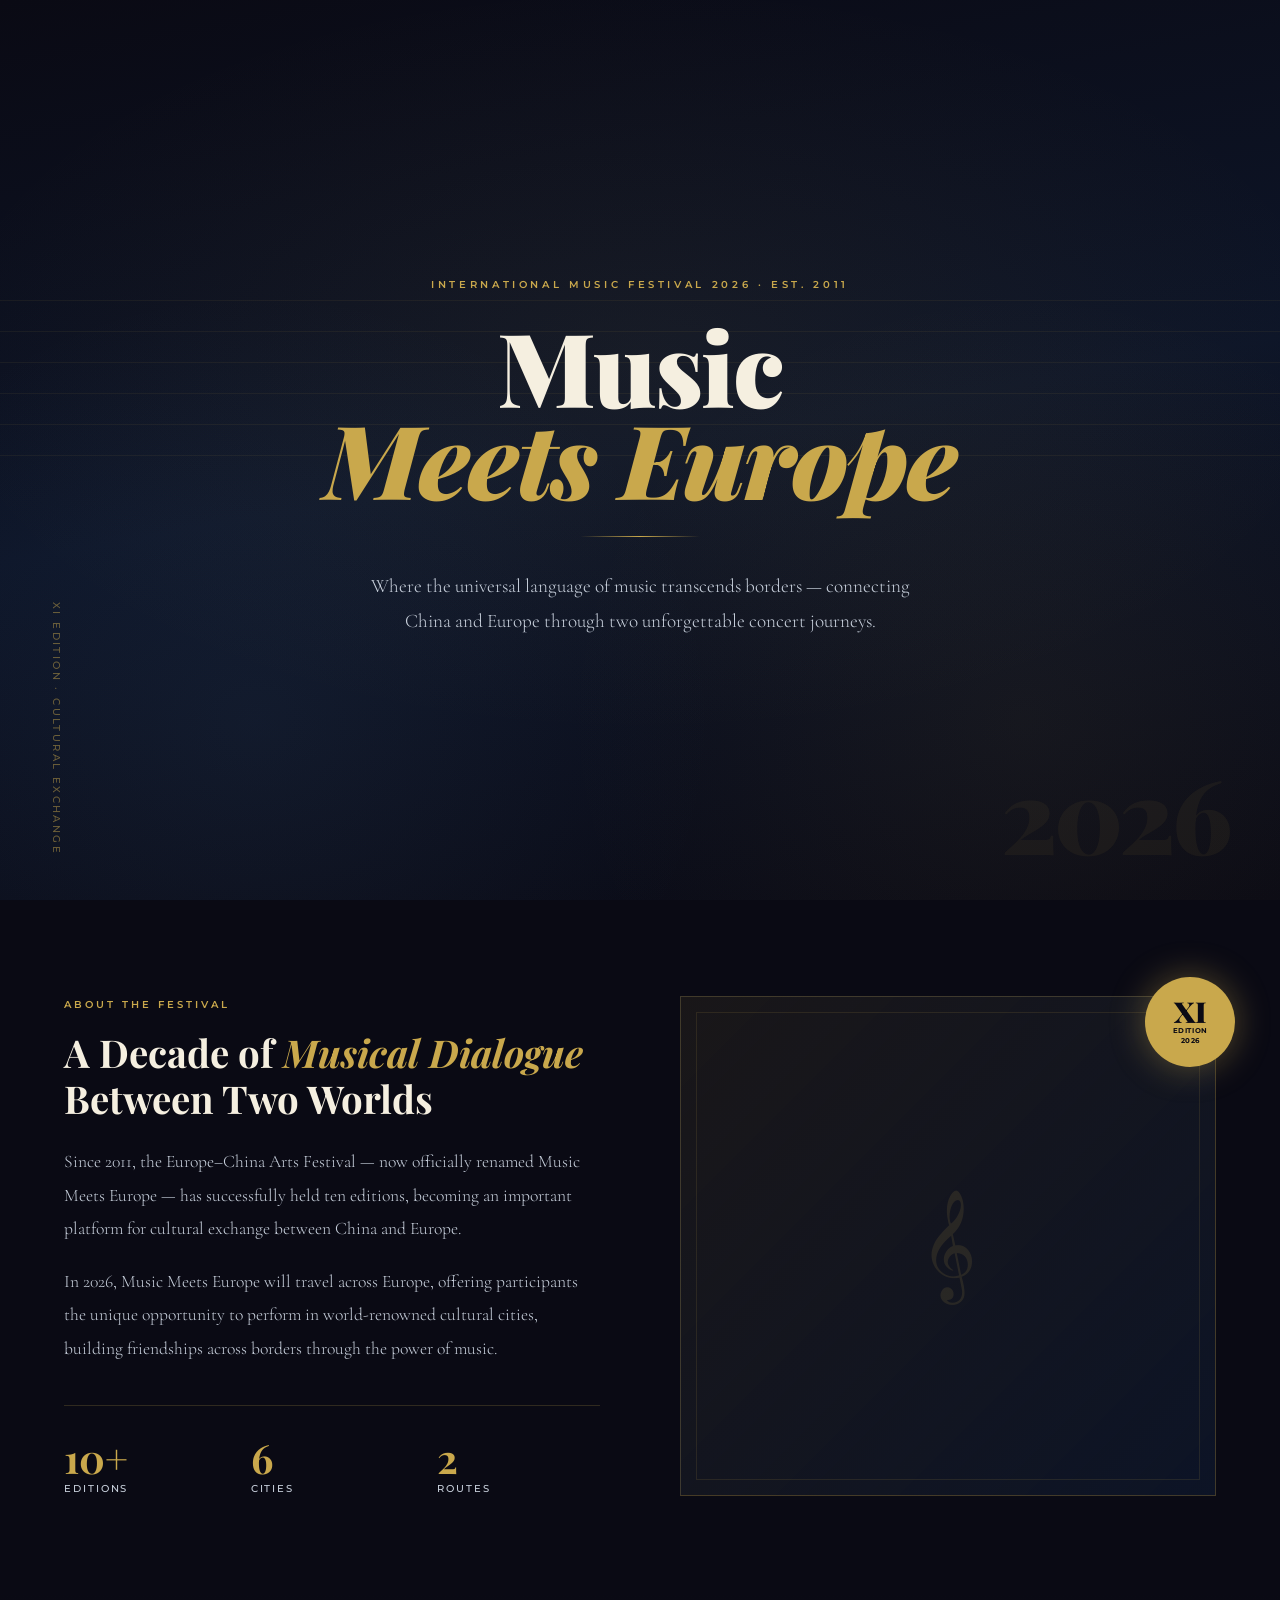
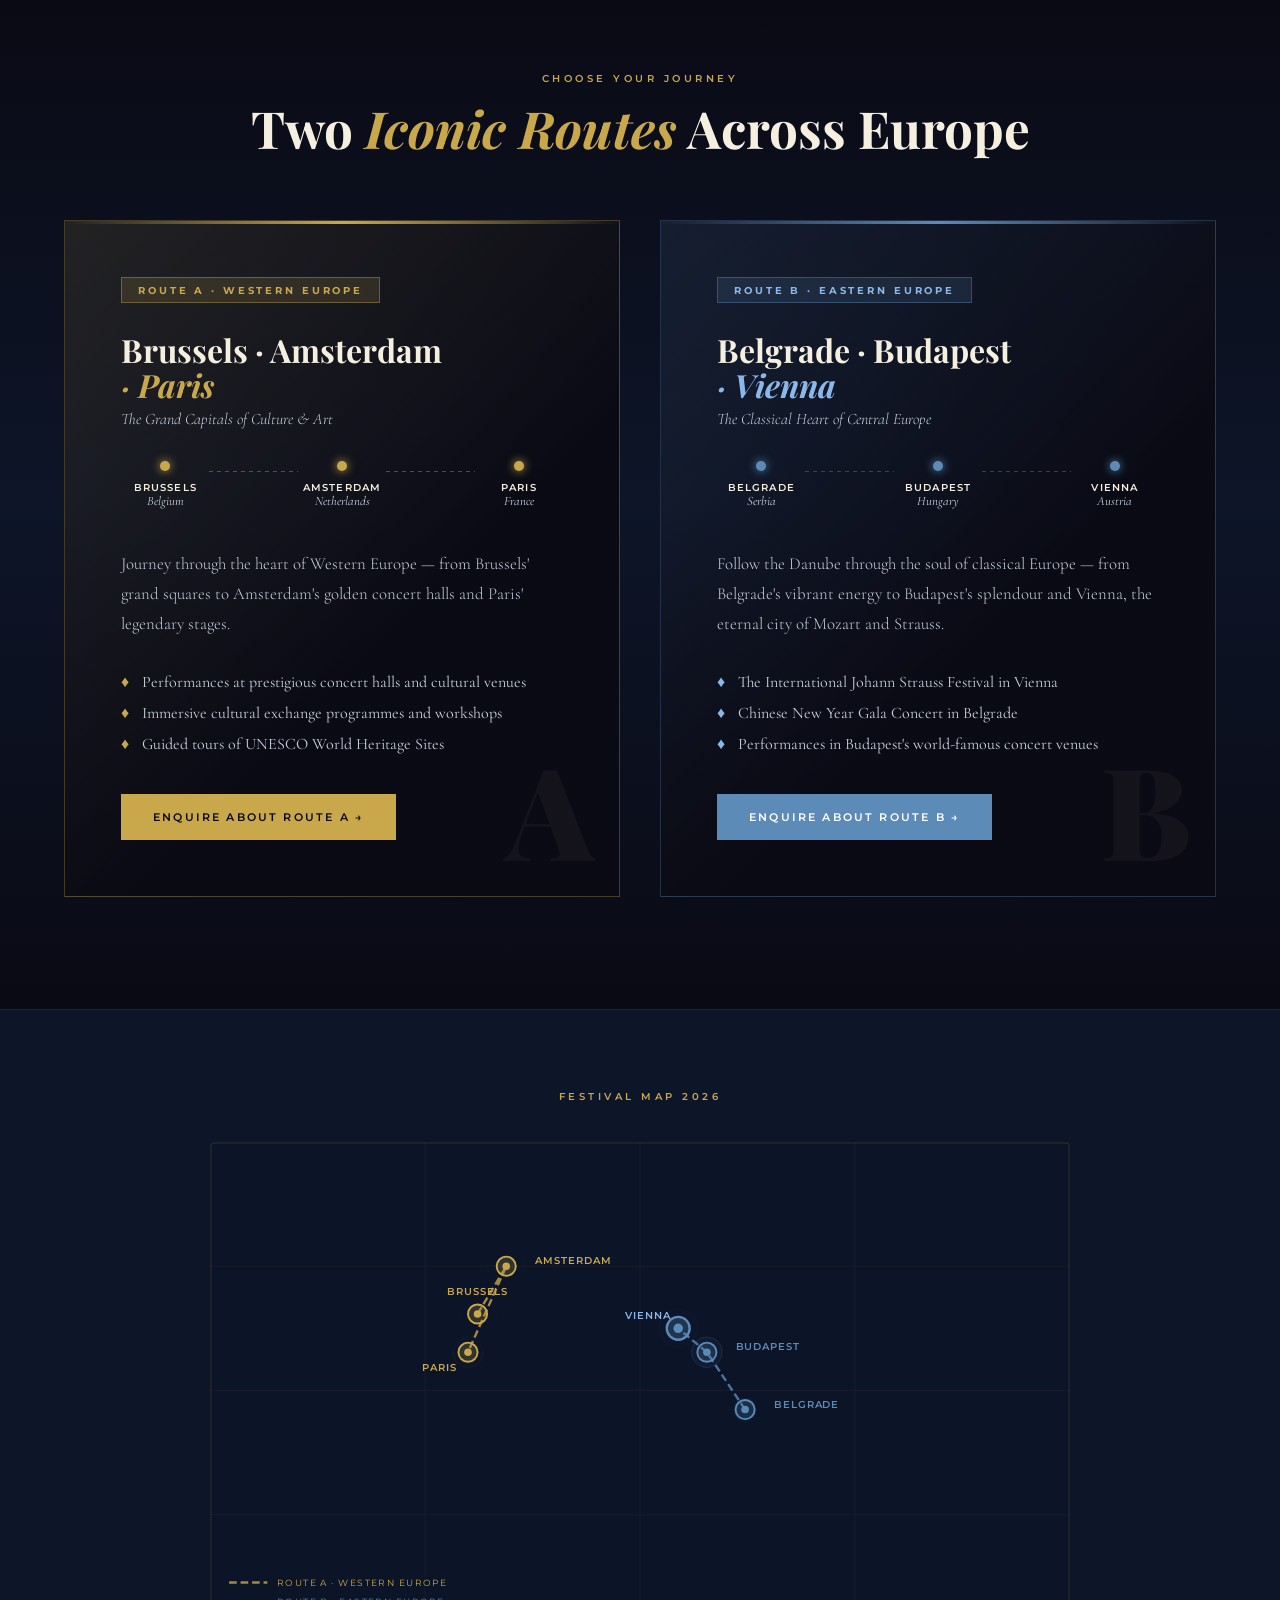
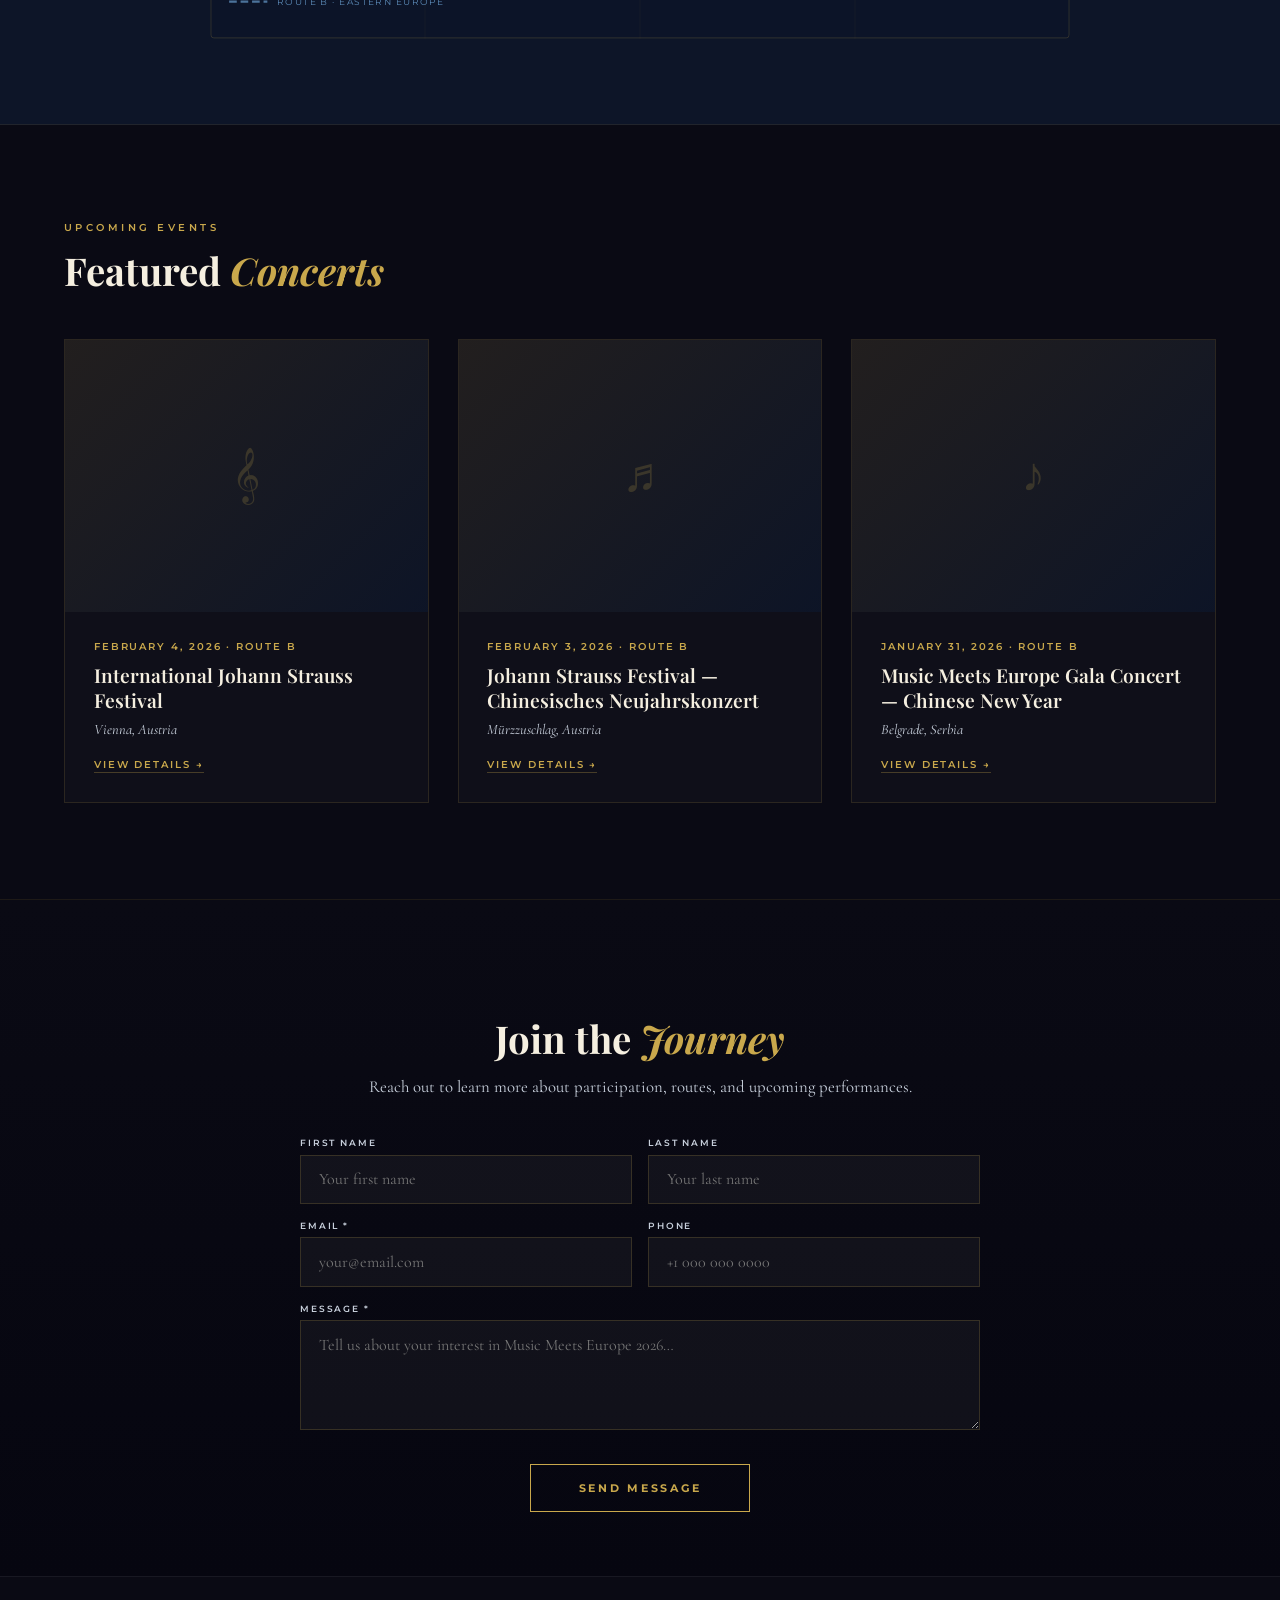
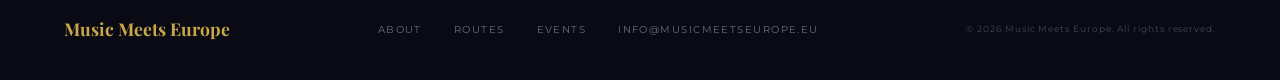
<file: wix-embed-musicmeetseurope.html>
<!DOCTYPE html>
<html lang="en">
<head>
<meta charset="UTF-8"/>
<meta name="viewport" content="width=device-width, initial-scale=1.0"/>
<title>Music Meets Europe 2026</title>
<link href="https://fonts.googleapis.com/css2?family=Playfair+Display:ital,wght@0,400;0,700;0,900;1,400;1,700&family=Cormorant+Garamond:ital,wght@0,300;0,400;0,600;1,300;1,400&family=Montserrat:wght@300;400;500;600;700&display=swap" rel="stylesheet"/>
<style>
/* ── RESET & BASE ── */
*, *::before, *::after { margin:0; padding:0; box-sizing:border-box; }
html { scroll-behavior:smooth; font-size:16px; }
body {
  background:#0A0A14;
  color:#F5EFE0;
  font-family:'Cormorant Garamond',serif;
  overflow-x:hidden;
  -webkit-font-smoothing:antialiased;
}
:root {
  --gold:#C9A84C;
  --gold-light:#E8D08A;
  --deep:#0A0A14;
  --navy:#0D1528;
  --cream:#F5EFE0;
  --silver:#C8D0DC;
  --route-a:#C9A84C;
  --route-b:#5C8BB8;
}

/* ── HERO ── */
.hero {
  position:relative;
  min-height:100vh;
  display:flex; flex-direction:column;
  align-items:center; justify-content:center;
  text-align:center;
  overflow:hidden;
  padding:6rem 2rem 5rem;
}
.hero-bg {
  position:absolute; inset:0;
  background:
    radial-gradient(ellipse 80% 60% at 50% 40%,rgba(201,168,76,.06) 0%,transparent 70%),
    radial-gradient(ellipse 60% 80% at 20% 80%,rgba(92,139,184,.08) 0%,transparent 60%),
    radial-gradient(ellipse 60% 80% at 80% 80%,rgba(201,168,76,.06) 0%,transparent 60%),
    linear-gradient(170deg,#0A0A14 0%,#0D1528 50%,#0A0A14 100%);
}
.staff-lines {
  position:absolute; inset:0; pointer-events:none; overflow:hidden; opacity:.07;
}
.staff-lines::before {
  content:'';
  position:absolute; left:-10%; right:-10%; top:30%; height:200px;
  background:repeating-linear-gradient(to bottom,transparent 0,transparent 30px,var(--gold) 30px,var(--gold) 31px);
}
.note {
  position:absolute; font-size:2rem; color:var(--gold);
  opacity:0; animation:floatNote 8s ease-in-out infinite; pointer-events:none;
}
.note:nth-child(1){left:8%;top:20%;animation-delay:0s;font-size:1.4rem}
.note:nth-child(2){right:10%;top:30%;animation-delay:1.5s}
.note:nth-child(3){left:15%;bottom:30%;animation-delay:3s;font-size:1.8rem}
.note:nth-child(4){right:18%;bottom:25%;animation-delay:4.5s;font-size:1.2rem}
.note:nth-child(5){left:45%;top:15%;animation-delay:2s;font-size:1.6rem}
@keyframes floatNote{
  0%{opacity:0;transform:translateY(20px) rotate(-10deg)}
  20%{opacity:.35}
  80%{opacity:.2}
  100%{opacity:0;transform:translateY(-60px) rotate(15deg)}
}
.hero-eyebrow {
  font-family:'Montserrat',sans-serif;
  font-size:.65rem; font-weight:600;
  letter-spacing:.35em; text-transform:uppercase;
  color:var(--gold); margin-bottom:1.8rem;
  opacity:0; animation:fadeUp 1s .3s forwards;
  position:relative; z-index:1;
}
.hero-title {
  font-family:'Playfair Display',serif;
  font-size:clamp(3rem,8vw,8rem);
  font-weight:900; line-height:.9;
  letter-spacing:-.02em; color:var(--cream);
  opacity:0; animation:fadeUp 1s .5s forwards;
  position:relative; z-index:1;
}
.hero-title em { font-style:italic; color:var(--gold); display:block; }
.hero-divider {
  width:120px; height:1px;
  background:linear-gradient(to right,transparent,var(--gold),transparent);
  margin:2rem auto;
  opacity:0; animation:fadeUp 1s .7s forwards;
  position:relative; z-index:1;
}
.hero-subtitle {
  font-size:1.2rem; font-weight:300;
  color:var(--silver); line-height:1.8; max-width:560px;
  opacity:0; animation:fadeUp 1s .9s forwards;
  position:relative; z-index:1;
}
.hero-year {
  position:absolute; right:4%; bottom:4%;
  font-family:'Playfair Display',serif;
  font-size:clamp(4rem,8vw,7rem); font-weight:900;
  color:rgba(201,168,76,.06); line-height:1;
  letter-spacing:-.04em; user-select:none; pointer-events:none;
}
.hero-edition {
  position:absolute; left:4%; bottom:5%;
  font-family:'Montserrat',sans-serif;
  font-size:.6rem; font-weight:500;
  letter-spacing:.25em; text-transform:uppercase;
  color:rgba(201,168,76,.5);
  writing-mode:vertical-rl;
  opacity:0; animation:fadeUp 1s 1.2s forwards;
}
@keyframes fadeUp{
  from{opacity:0;transform:translateY(30px)}
  to{opacity:1;transform:translateY(0)}
}

/* ── ABOUT ── */
.about {
  padding:6rem 5% 6rem;
  display:grid; grid-template-columns:1fr 1fr;
  gap:5rem; max-width:1300px; margin:0 auto;
  align-items:center;
}
@media(max-width:768px){.about{grid-template-columns:1fr;gap:2rem;}}
.about-label {
  font-family:'Montserrat',sans-serif;
  font-size:.62rem; font-weight:600;
  letter-spacing:.3em; text-transform:uppercase;
  color:var(--gold); margin-bottom:1.2rem;
}
.about-title {
  font-family:'Playfair Display',serif;
  font-size:clamp(1.8rem,3vw,3rem);
  font-weight:700; line-height:1.2; color:var(--cream); margin-bottom:1.5rem;
}
.about-title em{font-style:italic;color:var(--gold);}
.about-text{font-size:1.1rem;font-weight:300;color:var(--silver);line-height:1.9;margin-bottom:1.2rem;}
.about-stats{
  display:grid; grid-template-columns:repeat(3,1fr);
  gap:1.5rem; margin-top:2.5rem;
  border-top:1px solid rgba(201,168,76,.2); padding-top:2rem;
}
.stat-num{
  font-family:'Playfair Display',serif;
  font-size:2.5rem; font-weight:700; color:var(--gold); line-height:1; margin-bottom:.3rem;
}
.stat-label{
  font-family:'Montserrat',sans-serif;
  font-size:.6rem; font-weight:500;
  letter-spacing:.2em; text-transform:uppercase; color:var(--silver);
}
.about-frame{
  width:100%; aspect-ratio:3/4; max-height:500px;
  background:linear-gradient(135deg,rgba(201,168,76,.08),rgba(13,21,40,.9));
  border:1px solid rgba(201,168,76,.25);
  display:flex; align-items:center; justify-content:center;
  position:relative;
}
.about-frame::before{
  content:''; position:absolute; inset:15px;
  border:1px solid rgba(201,168,76,.12);
}
.frame-symbol{font-size:6rem;opacity:.12;color:var(--gold);animation:rotateSlow 20s linear infinite;}
@keyframes rotateSlow{from{transform:rotate(0)}to{transform:rotate(360deg)}}
.about-badge{
  position:absolute; top:-1.2rem; right:-1.2rem;
  width:90px; height:90px; border-radius:50%;
  background:var(--gold);
  display:flex; flex-direction:column; align-items:center; justify-content:center;
  box-shadow:0 0 35px rgba(201,168,76,.4);
}
.badge-num{font-family:'Playfair Display',serif;font-size:1.8rem;font-weight:900;color:#0A0A14;line-height:1;}
.badge-text{font-family:'Montserrat',sans-serif;font-size:.45rem;font-weight:700;letter-spacing:.08em;text-transform:uppercase;color:#0A0A14;text-align:center;line-height:1.4;}

/* ── ROUTES ── */
.routes-section{
  padding:5rem 0 7rem;
  background:linear-gradient(180deg,var(--deep) 0%,var(--navy) 50%,var(--deep) 100%);
}
.section-header{text-align:center;padding:0 5% 4rem;}
.section-eyebrow{
  font-family:'Montserrat',sans-serif;
  font-size:.62rem; font-weight:600;
  letter-spacing:.35em; text-transform:uppercase;
  color:var(--gold); margin-bottom:1rem; display:block;
}
.section-title{
  font-family:'Playfair Display',serif;
  font-size:clamp(2rem,4vw,3.8rem);
  font-weight:700; color:var(--cream); line-height:1.1;
}
.section-title em{font-style:italic;color:var(--gold);}
.routes-grid{
  display:grid; grid-template-columns:1fr 1fr;
  max-width:1300px; margin:0 auto;
  padding:0 5%; gap:2.5rem;
}
@media(max-width:768px){.routes-grid{grid-template-columns:1fr;}}
.route-card{position:relative;overflow:hidden;transition:transform .4s;}
.route-card:hover{transform:translateY(-5px);}
.route-card-inner{padding:3.5rem;border:1px solid rgba(255,255,255,.08);height:100%;position:relative;}
.route-card.route-a .route-card-inner{
  background:linear-gradient(135deg,rgba(201,168,76,.12),rgba(10,10,20,.95) 60%);
  border-color:rgba(201,168,76,.3);
}
.route-card.route-b .route-card-inner{
  background:linear-gradient(135deg,rgba(92,139,184,.12),rgba(10,10,20,.95) 60%);
  border-color:rgba(92,139,184,.3);
}
.route-card-inner::before{content:'';position:absolute;top:0;left:0;right:0;height:3px;}
.route-a .route-card-inner::before{background:linear-gradient(to right,transparent,var(--gold),transparent);}
.route-b .route-card-inner::before{background:linear-gradient(to right,transparent,#5C8BB8,transparent);}
.route-tag{
  font-family:'Montserrat',sans-serif;
  font-size:.6rem; font-weight:700;
  letter-spacing:.3em; text-transform:uppercase;
  padding:.4rem 1rem;
  display:inline-block; margin-bottom:1.8rem;
}
.route-a .route-tag{background:rgba(201,168,76,.15);color:var(--gold);border:1px solid rgba(201,168,76,.4);}
.route-b .route-tag{background:rgba(92,139,184,.15);color:#8BB8E8;border:1px solid rgba(92,139,184,.4);}
.route-name{
  font-family:'Playfair Display',serif;
  font-size:clamp(1.6rem,2.5vw,2.4rem);
  font-weight:700; line-height:1.1; color:var(--cream); margin-bottom:.4rem;
}
.route-a .route-name em{color:var(--gold);}
.route-b .route-name em{color:#8BB8E8;}
.route-subtitle{
  font-family:'Cormorant Garamond',serif;
  font-size:1rem; font-style:italic; color:var(--silver);
  margin-bottom:2rem; font-weight:300;
}
.city-path{display:flex;align-items:center;margin-bottom:2.5rem;flex-wrap:wrap;}
.city-stop{display:flex;flex-direction:column;align-items:center;flex:1;min-width:70px;}
.city-dot{width:10px;height:10px;border-radius:50%;margin-bottom:.7rem;box-shadow:0 0 10px currentColor;}
.route-a .city-dot{background:var(--gold);color:var(--gold);}
.route-b .city-dot{background:#5C8BB8;color:#5C8BB8;}
.city-name{
  font-family:'Montserrat',sans-serif;
  font-size:.6rem; font-weight:600; letter-spacing:.12em; text-transform:uppercase;
  color:var(--cream); text-align:center;
}
.city-country{font-family:'Cormorant Garamond',serif;font-size:.8rem;color:var(--silver);font-style:italic;}
.city-connector{
  flex:1; height:1px; min-width:15px; margin-bottom:1.6rem;
  background:repeating-linear-gradient(to right,rgba(201,168,76,.4) 0,rgba(201,168,76,.4) 4px,transparent 4px,transparent 8px);
}
.route-b .city-connector{
  background:repeating-linear-gradient(to right,rgba(92,139,184,.4) 0,rgba(92,139,184,.4) 4px,transparent 4px,transparent 8px);
}
.route-desc{font-size:1.05rem;font-weight:300;color:var(--silver);line-height:1.8;margin-bottom:2rem;}
.route-highlights{display:flex;flex-direction:column;gap:.7rem;margin-bottom:2.5rem;}
.highlight-item{display:flex;align-items:flex-start;gap:.8rem;font-size:1rem;color:var(--silver);}
.route-a .highlight-icon{color:var(--gold);}
.route-b .highlight-icon{color:#8BB8E8;}
.route-cta{
  display:inline-flex;align-items:center;gap:.7rem;
  font-family:'Montserrat',sans-serif;
  font-size:.68rem; font-weight:600; letter-spacing:.2em; text-transform:uppercase;
  text-decoration:none; padding:1rem 2rem; transition:all .3s;
}
.route-a .route-cta{background:var(--gold);color:#0A0A14;}
.route-a .route-cta:hover{background:var(--gold-light);box-shadow:0 6px 30px rgba(201,168,76,.4);}
.route-b .route-cta{background:#5C8BB8;color:#fff;}
.route-b .route-cta:hover{background:#7AA8D4;box-shadow:0 6px 30px rgba(92,139,184,.4);}
.route-bg-num{
  position:absolute;right:1.5rem;bottom:1.5rem;
  font-family:'Playfair Display',serif;
  font-size:8rem; font-weight:900; line-height:1;
  user-select:none; pointer-events:none; opacity:.04; color:var(--cream);
}

/* ── MAP ── */
.map-strip{
  background:var(--navy);
  padding:5rem 5%;
  text-align:center;
  border-top:1px solid rgba(201,168,76,.1);
  border-bottom:1px solid rgba(201,168,76,.1);
}
.map-container{max-width:860px;margin:2.5rem auto 0;}
.europe-map-svg{width:100%;height:auto;}

/* ── EVENTS ── */
.events-section{padding:6rem 5%;max-width:1300px;margin:0 auto;}
.events-grid{display:grid;grid-template-columns:repeat(3,1fr);gap:1.8rem;margin-top:3rem;}
@media(max-width:900px){.events-grid{grid-template-columns:1fr;}}
@media(min-width:601px) and (max-width:900px){.events-grid{grid-template-columns:1fr 1fr;}}
.event-card{
  background:rgba(255,255,255,.02);
  border:1px solid rgba(201,168,76,.15);
  overflow:hidden; transition:all .3s;
}
.event-card:hover{
  border-color:rgba(201,168,76,.4);
  box-shadow:0 20px 50px rgba(0,0,0,.4);
  transform:translateY(-4px);
}
.event-img{
  width:100%; aspect-ratio:4/3;
  background:linear-gradient(135deg,rgba(201,168,76,.1),rgba(13,21,40,.9));
  display:flex; align-items:center; justify-content:center;
  font-size:3rem; color:rgba(201,168,76,.2);
}
.event-body{padding:1.8rem;}
.event-date{
  font-family:'Montserrat',sans-serif;
  font-size:.6rem; font-weight:600; letter-spacing:.2em; text-transform:uppercase;
  color:var(--gold); margin-bottom:.7rem;
}
.event-title{
  font-family:'Playfair Display',serif;
  font-size:1.2rem; font-weight:600; color:var(--cream); line-height:1.3; margin-bottom:.5rem;
}
.event-location{font-size:.9rem;color:var(--silver);font-style:italic;}
.event-link{
  display:inline-block; margin-top:1.3rem;
  font-family:'Montserrat',sans-serif;
  font-size:.6rem; font-weight:600; letter-spacing:.2em; text-transform:uppercase;
  color:var(--gold); text-decoration:none;
  border-bottom:1px solid rgba(201,168,76,.3); padding-bottom:2px;
  transition:all .3s;
}
.event-link:hover{color:var(--gold-light);border-color:var(--gold);}

/* ── CONTACT ── */
.contact-section{
  background:linear-gradient(180deg,var(--deep) 0%,#060610 100%);
  padding:7rem 5% 4rem;
  border-top:1px solid rgba(201,168,76,.12);
}
.contact-inner{max-width:680px;margin:0 auto;text-align:center;}
.contact-title{
  font-family:'Playfair Display',serif;
  font-size:clamp(2rem,3vw,3rem); font-weight:700; color:var(--cream); margin-bottom:.8rem;
}
.contact-title em{font-style:italic;color:var(--gold);}
.contact-sub{font-size:1.05rem;color:var(--silver);margin-bottom:2.5rem;}
.contact-form{display:grid;grid-template-columns:1fr 1fr;gap:1rem;text-align:left;}
.form-full{grid-column:1/-1;}
.form-group label{
  display:block;
  font-family:'Montserrat',sans-serif;
  font-size:.58rem; font-weight:600; letter-spacing:.2em; text-transform:uppercase;
  color:var(--silver); margin-bottom:.4rem;
}
.form-group input,
.form-group textarea{
  width:100%;
  background:rgba(255,255,255,.04);
  border:1px solid rgba(201,168,76,.2);
  padding:.85rem 1.1rem; color:var(--cream);
  font-family:'Cormorant Garamond',serif; font-size:1rem;
  outline:none; transition:border-color .3s;
}
.form-group input:focus,
.form-group textarea:focus{border-color:var(--gold);}
.form-group textarea{min-height:110px;resize:vertical;}
.form-submit{grid-column:1/-1;text-align:center;margin-top:.8rem;}
.btn-gold{
  font-family:'Montserrat',sans-serif;
  font-size:.68rem; font-weight:700; letter-spacing:.25em; text-transform:uppercase;
  background:transparent; border:1px solid var(--gold); color:var(--gold);
  padding:1rem 3rem; cursor:pointer; transition:all .3s;
}
.btn-gold:hover{background:var(--gold);color:#0A0A14;box-shadow:0 6px 28px rgba(201,168,76,.3);}
@media(max-width:600px){.contact-form{grid-template-columns:1fr;}}

/* ── FOOTER ── */
footer{
  padding:2.5rem 5%;
  border-top:1px solid rgba(255,255,255,.06);
  display:flex; align-items:center; justify-content:space-between;
  flex-wrap:wrap; gap:1rem;
  background:#0A0A14;
}
.footer-logo{font-family:'Playfair Display',serif;font-size:1.1rem;font-weight:700;color:var(--gold);}
.footer-links{display:flex;gap:2rem;list-style:none;flex-wrap:wrap;}
.footer-links a{
  font-family:'Montserrat',sans-serif;
  font-size:.6rem; letter-spacing:.15em; text-transform:uppercase;
  color:rgba(200,208,220,.5); text-decoration:none; transition:color .3s;
}
.footer-links a:hover{color:var(--gold);}
.footer-copy{font-family:'Montserrat',sans-serif;font-size:.58rem;color:rgba(200,208,220,.3);letter-spacing:.1em;}
</style>
</head>
<body>

<!-- HERO -->
<section class="hero">
  <div class="hero-bg"></div>
  <div class="staff-lines"></div>
  <span class="note">♩</span>
  <span class="note">♪</span>
  <span class="note">♫</span>
  <span class="note">♬</span>
  <span class="note">𝄞</span>

  <div class="hero-eyebrow">International Music Festival 2026 · Est. 2011</div>
  <h1 class="hero-title">Music<br><em>Meets Europe</em></h1>
  <div class="hero-divider"></div>
  <p class="hero-subtitle">Where the universal language of music transcends borders — connecting China and Europe through two unforgettable concert journeys.</p>

  <div class="hero-year">2026</div>
  <div class="hero-edition">XI Edition · Cultural Exchange</div>
</section>

<!-- ABOUT -->
<section class="about" id="about">
  <div>
    <div class="about-label">About the Festival</div>
    <h2 class="about-title">A Decade of <em>Musical Dialogue</em> Between Two Worlds</h2>
    <p class="about-text">Since 2011, the Europe–China Arts Festival — now officially renamed Music Meets Europe — has successfully held ten editions, becoming an important platform for cultural exchange between China and Europe.</p>
    <p class="about-text">In 2026, Music Meets Europe will travel across Europe, offering participants the unique opportunity to perform in world-renowned cultural cities, building friendships across borders through the power of music.</p>
    <div class="about-stats">
      <div><div class="stat-num">10+</div><div class="stat-label">Editions</div></div>
      <div><div class="stat-num">6</div><div class="stat-label">Cities</div></div>
      <div><div class="stat-num">2</div><div class="stat-label">Routes</div></div>
    </div>
  </div>
  <div style="position:relative;">
    <div class="about-frame"><div class="frame-symbol">𝄞</div></div>
    <div class="about-badge"><div class="badge-num">XI</div><div class="badge-text">Edition<br>2026</div></div>
  </div>
</section>

<!-- ROUTES -->
<section class="routes-section" id="routes">
  <div class="section-header">
    <span class="section-eyebrow">Choose Your Journey</span>
    <h2 class="section-title">Two <em>Iconic Routes</em> Across Europe</h2>
  </div>
  <div class="routes-grid">

    <!-- Route A -->
    <div class="route-card route-a">
      <div class="route-card-inner">
        <div class="route-tag">Route A · Western Europe</div>
        <h3 class="route-name">Brussels · Amsterdam<br><em>· Paris</em></h3>
        <p class="route-subtitle">The Grand Capitals of Culture & Art</p>
        <div class="city-path">
          <div class="city-stop"><div class="city-dot"></div><div class="city-name">Brussels</div><div class="city-country">Belgium</div></div>
          <div class="city-connector"></div>
          <div class="city-stop"><div class="city-dot"></div><div class="city-name">Amsterdam</div><div class="city-country">Netherlands</div></div>
          <div class="city-connector"></div>
          <div class="city-stop"><div class="city-dot"></div><div class="city-name">Paris</div><div class="city-country">France</div></div>
        </div>
        <p class="route-desc">Journey through the heart of Western Europe — from Brussels' grand squares to Amsterdam's golden concert halls and Paris' legendary stages.</p>
        <div class="route-highlights">
          <div class="highlight-item"><span class="highlight-icon">♦</span><span>Performances at prestigious concert halls and cultural venues</span></div>
          <div class="highlight-item"><span class="highlight-icon">♦</span><span>Immersive cultural exchange programmes and workshops</span></div>
          <div class="highlight-item"><span class="highlight-icon">♦</span><span>Guided tours of UNESCO World Heritage Sites</span></div>
        </div>
        <a href="mailto:info@musicmeetseurope.eu" class="route-cta">Enquire About Route A →</a>
        <div class="route-bg-num">A</div>
      </div>
    </div>

    <!-- Route B -->
    <div class="route-card route-b">
      <div class="route-card-inner">
        <div class="route-tag">Route B · Eastern Europe</div>
        <h3 class="route-name">Belgrade · Budapest<br><em>· Vienna</em></h3>
        <p class="route-subtitle">The Classical Heart of Central Europe</p>
        <div class="city-path">
          <div class="city-stop"><div class="city-dot"></div><div class="city-name">Belgrade</div><div class="city-country">Serbia</div></div>
          <div class="city-connector"></div>
          <div class="city-stop"><div class="city-dot"></div><div class="city-name">Budapest</div><div class="city-country">Hungary</div></div>
          <div class="city-connector"></div>
          <div class="city-stop"><div class="city-dot"></div><div class="city-name">Vienna</div><div class="city-country">Austria</div></div>
        </div>
        <p class="route-desc">Follow the Danube through the soul of classical Europe — from Belgrade's vibrant energy to Budapest's splendour and Vienna, the eternal city of Mozart and Strauss.</p>
        <div class="route-highlights">
          <div class="highlight-item"><span class="highlight-icon">♦</span><span>The International Johann Strauss Festival in Vienna</span></div>
          <div class="highlight-item"><span class="highlight-icon">♦</span><span>Chinese New Year Gala Concert in Belgrade</span></div>
          <div class="highlight-item"><span class="highlight-icon">♦</span><span>Performances in Budapest's world-famous concert venues</span></div>
        </div>
        <a href="mailto:info@musicmeetseurope.eu" class="route-cta">Enquire About Route B →</a>
        <div class="route-bg-num">B</div>
      </div>
    </div>

  </div>
</section>

<!-- MAP -->
<section class="map-strip">
  <span class="section-eyebrow">Festival Map 2026</span>
  <div class="map-container">
    <svg class="europe-map-svg" viewBox="0 0 900 520" fill="none" xmlns="http://www.w3.org/2000/svg">
      <rect width="900" height="520" fill="rgba(13,21,40,0.6)" rx="4"/>
      <line x1="0" y1="130" x2="900" y2="130" stroke="rgba(201,168,76,0.06)" stroke-width="1"/>
      <line x1="0" y1="260" x2="900" y2="260" stroke="rgba(201,168,76,0.06)" stroke-width="1"/>
      <line x1="0" y1="390" x2="900" y2="390" stroke="rgba(201,168,76,0.06)" stroke-width="1"/>
      <line x1="225" y1="0" x2="225" y2="520" stroke="rgba(201,168,76,0.06)" stroke-width="1"/>
      <line x1="450" y1="0" x2="450" y2="520" stroke="rgba(201,168,76,0.06)" stroke-width="1"/>
      <line x1="675" y1="0" x2="675" y2="520" stroke="rgba(201,168,76,0.06)" stroke-width="1"/>
      <polyline points="280,180 310,130 270,220" stroke="#C9A84C" stroke-width="2.5" stroke-dasharray="8 4" fill="none" opacity="0.8"/>
      <polyline points="560,280 520,220 490,195" stroke="#5C8BB8" stroke-width="2.5" stroke-dasharray="8 4" fill="none" opacity="0.8"/>
      <circle cx="280" cy="180" r="10" fill="rgba(201,168,76,0.2)" stroke="#C9A84C" stroke-width="2"/><circle cx="280" cy="180" r="4" fill="#C9A84C"/>
      <circle cx="280" cy="180" r="16" fill="rgba(201,168,76,0.06)" stroke="rgba(201,168,76,0.2)" stroke-width="1"><animate attributeName="r" values="10;22;10" dur="3s" repeatCount="indefinite"/><animate attributeName="opacity" values="0.4;0;0.4" dur="3s" repeatCount="indefinite"/></circle>
      <text x="280" y="160" text-anchor="middle" font-family="Montserrat,sans-serif" font-size="10" font-weight="600" fill="#C9A84C" letter-spacing="1">BRUSSELS</text>
      <circle cx="310" cy="130" r="10" fill="rgba(201,168,76,0.2)" stroke="#C9A84C" stroke-width="2"/><circle cx="310" cy="130" r="4" fill="#C9A84C"/>
      <circle cx="310" cy="130" r="16" fill="rgba(201,168,76,0.06)" stroke="rgba(201,168,76,0.2)" stroke-width="1"><animate attributeName="r" values="10;22;10" dur="3s" begin="0.5s" repeatCount="indefinite"/><animate attributeName="opacity" values="0.4;0;0.4" dur="3s" begin="0.5s" repeatCount="indefinite"/></circle>
      <text x="340" y="128" text-anchor="start" font-family="Montserrat,sans-serif" font-size="10" font-weight="600" fill="#C9A84C" letter-spacing="1">AMSTERDAM</text>
      <circle cx="270" cy="220" r="10" fill="rgba(201,168,76,0.2)" stroke="#C9A84C" stroke-width="2"/><circle cx="270" cy="220" r="4" fill="#C9A84C"/>
      <circle cx="270" cy="220" r="16" fill="rgba(201,168,76,0.06)" stroke="rgba(201,168,76,0.2)" stroke-width="1"><animate attributeName="r" values="10;22;10" dur="3s" begin="1s" repeatCount="indefinite"/><animate attributeName="opacity" values="0.4;0;0.4" dur="3s" begin="1s" repeatCount="indefinite"/></circle>
      <text x="240" y="240" text-anchor="middle" font-family="Montserrat,sans-serif" font-size="10" font-weight="600" fill="#C9A84C" letter-spacing="1">PARIS</text>
      <circle cx="560" cy="280" r="10" fill="rgba(92,139,184,0.2)" stroke="#5C8BB8" stroke-width="2"/><circle cx="560" cy="280" r="4" fill="#5C8BB8"/>
      <circle cx="560" cy="280" r="16" fill="rgba(92,139,184,0.06)" stroke="rgba(92,139,184,0.2)" stroke-width="1"><animate attributeName="r" values="10;22;10" dur="3s" begin="1.5s" repeatCount="indefinite"/><animate attributeName="opacity" values="0.4;0;0.4" dur="3s" begin="1.5s" repeatCount="indefinite"/></circle>
      <text x="590" y="278" text-anchor="start" font-family="Montserrat,sans-serif" font-size="10" font-weight="600" fill="#5C8BB8" letter-spacing="1">BELGRADE</text>
      <circle cx="520" cy="220" r="10" fill="rgba(92,139,184,0.2)" stroke="#5C8BB8" stroke-width="2"/><circle cx="520" cy="220" r="4" fill="#5C8BB8"/>
      <circle cx="520" cy="220" r="16" fill="rgba(92,139,184,0.06)" stroke="rgba(92,139,184,0.2)" stroke-width="1"><animate attributeName="r" values="10;22;10" dur="3s" begin="2s" repeatCount="indefinite"/><animate attributeName="opacity" values="0.4;0;0.4" dur="3s" begin="2s" repeatCount="indefinite"/></circle>
      <text x="550" y="218" text-anchor="start" font-family="Montserrat,sans-serif" font-size="10" font-weight="600" fill="#5C8BB8" letter-spacing="1">BUDAPEST</text>
      <circle cx="490" cy="195" r="12" fill="rgba(92,139,184,0.25)" stroke="#5C8BB8" stroke-width="2.5"/><circle cx="490" cy="195" r="5" fill="#5C8BB8"/>
      <circle cx="490" cy="195" r="18" fill="rgba(92,139,184,0.08)" stroke="rgba(92,139,184,0.2)" stroke-width="1"><animate attributeName="r" values="12;25;12" dur="2.5s" repeatCount="indefinite"/><animate attributeName="opacity" values="0.5;0;0.5" dur="2.5s" repeatCount="indefinite"/></circle>
      <text x="458" y="185" text-anchor="middle" font-family="Montserrat,sans-serif" font-size="10" font-weight="600" fill="#8BB8E8" letter-spacing="1">VIENNA</text>
      <line x1="20" y1="461" x2="60" y2="461" stroke="#C9A84C" stroke-width="2.5" stroke-dasharray="8 4" opacity="0.8"/>
      <text x="70" y="465" font-family="Montserrat,sans-serif" font-size="9" fill="#C9A84C" letter-spacing="1.5">ROUTE A · WESTERN EUROPE</text>
      <line x1="20" y1="481" x2="60" y2="481" stroke="#5C8BB8" stroke-width="2.5" stroke-dasharray="8 4" opacity="0.8"/>
      <text x="70" y="485" font-family="Montserrat,sans-serif" font-size="9" fill="#5C8BB8" letter-spacing="1.5">ROUTE B · EASTERN EUROPE</text>
      <rect x="1" y="1" width="898" height="518" stroke="rgba(201,168,76,0.2)" stroke-width="1" fill="none" rx="3"/>
    </svg>
  </div>
</section>

<!-- EVENTS -->
<section class="events-section" id="events">
  <span class="section-eyebrow">Upcoming Events</span>
  <h2 class="section-title" style="text-align:left;font-size:clamp(2rem,3vw,3rem);margin-bottom:0;">Featured <em>Concerts</em></h2>
  <div class="events-grid">
    <div class="event-card">
      <div class="event-img">𝄞</div>
      <div class="event-body">
        <div class="event-date">February 4, 2026 · Route B</div>
        <h3 class="event-title">International Johann Strauss Festival</h3>
        <p class="event-location">Vienna, Austria</p>
        <a href="https://www.musicmeetseurope.eu/event-details/the-international-johann-strauss-festival-2026-vienna" class="event-link" target="_blank">View Details →</a>
      </div>
    </div>
    <div class="event-card">
      <div class="event-img">♬</div>
      <div class="event-body">
        <div class="event-date">February 3, 2026 · Route B</div>
        <h3 class="event-title">Johann Strauss Festival — Chinesisches Neujahrskonzert</h3>
        <p class="event-location">Mürzzuschlag, Austria</p>
        <a href="https://www.musicmeetseurope.eu/event-details/the-international-johann-strauss-festival-chinesisches-neujahrskonzert" class="event-link" target="_blank">View Details →</a>
      </div>
    </div>
    <div class="event-card">
      <div class="event-img">♪</div>
      <div class="event-body">
        <div class="event-date">January 31, 2026 · Route B</div>
        <h3 class="event-title">Music Meets Europe Gala Concert — Chinese New Year</h3>
        <p class="event-location">Belgrade, Serbia</p>
        <a href="https://www.musicmeetseurope.eu/event-details/music-meets-europe-gala-concert-celebrating-the-chinese-new-year" class="event-link" target="_blank">View Details →</a>
      </div>
    </div>
  </div>
</section>

<!-- CONTACT -->
<section class="contact-section" id="contact">
  <div class="contact-inner">
    <h2 class="contact-title">Join the <em>Journey</em></h2>
    <p class="contact-sub">Reach out to learn more about participation, routes, and upcoming performances.</p>
    <div class="contact-form">
      <div class="form-group"><label>First Name</label><input type="text" placeholder="Your first name"/></div>
      <div class="form-group"><label>Last Name</label><input type="text" placeholder="Your last name"/></div>
      <div class="form-group"><label>Email *</label><input type="email" placeholder="your@email.com"/></div>
      <div class="form-group"><label>Phone</label><input type="tel" placeholder="+1 000 000 0000"/></div>
      <div class="form-group form-full"><label>Message *</label><textarea placeholder="Tell us about your interest in Music Meets Europe 2026…"></textarea></div>
      <div class="form-submit"><button class="btn-gold">Send Message</button></div>
    </div>
  </div>
</section>

<!-- FOOTER -->
<footer>
  <div class="footer-logo">Music Meets Europe</div>
  <ul class="footer-links">
    <li><a href="#about">About</a></li>
    <li><a href="#routes">Routes</a></li>
    <li><a href="#events">Events</a></li>
    <li><a href="mailto:info@musicmeetseurope.eu">info@musicmeetseurope.eu</a></li>
  </ul>
  <div class="footer-copy">© 2026 Music Meets Europe. All rights reserved.</div>
</footer>

<script>
// Auto-resize iframe height (tells Wix parent the content height)
function sendHeight() {
  var h = document.body.scrollHeight;
  window.parent.postMessage({ type: 'wix-iframe-height', height: h }, '*');
}
window.addEventListener('load', sendHeight);
window.addEventListener('resize', sendHeight);
setInterval(sendHeight, 800);
</script>
</body>
</html>
</file>
<file: assets/experience.css>
.header-tools { display:flex; align-items:center; gap:1rem; flex-wrap:wrap; }
.registration-link { display:inline-block; background:var(--accent,#2456a6); color:#fff; padding:.65rem 1rem; text-decoration:none; font-weight:600; font-size:.88rem; border-radius:3px; }
.registration-link:hover { background:#102d57; }
.language-tools { position:relative; font:500 .8rem 'Manrope',Arial,sans-serif; color:#172e4d; }
.language-tools select { max-width:150px; border:1px solid #dbe4f1; border-radius:3px; padding:.55rem; background:#fff; color:#172e4d; font:inherit; }
.translation-panel { position:absolute; right:0; top:100%; width:255px; background:white; padding:1rem; border:1px solid #dbe4f1; box-shadow:0 8px 24px #102d5714; z-index:40; }
.translation-panel[hidden] { display:none; }
.translation-panel p { margin:.5rem 0; font-size:.76rem; }
.translation-panel a { color:#2456a6; }
.translation-panel button { border:0; background:none; color:#2456a6; cursor:pointer; margin-top:.5rem; }
.mme-intro { position:fixed; inset:0; z-index:99999; overflow:hidden; pointer-events:auto; background:#f7f9fd; opacity:1; transition:opacity 1.4s cubic-bezier(.22,1,.36,1); }
.mme-intro-center { position:absolute; top:var(--intro-center-y,50%); left:var(--intro-center-x,50%); transform:translate(-50%,-50%); width:min(76vw,440px); text-align:center; transition:opacity 1.1s ease,transform 1.4s cubic-bezier(.22,1,.36,1); }
.mme-intro-center img { display:block; width:100%; max-height:200px; object-fit:contain; }
.mme-intro-center p { position:absolute; top:100%; left:0; width:100%; font:500 .75rem 'Manrope',Arial,sans-serif; letter-spacing:.18em; color:#536780; margin-top:2rem; text-transform:uppercase; }
.mme-intro-skip { position:absolute; top:24px; right:24px; border:1px solid #dbe4f1; background:white; color:#172e4d; padding:.6rem 1rem; cursor:pointer; border-radius:3px; transition:opacity .6s ease; }
.mme-intro.opening { opacity:0; }
.mme-intro.opening .mme-intro-center { opacity:0; transform:translate(-50%,-50%) scale(1.025); }
.mme-intro.opening .mme-intro-skip { opacity:0; }
@media(max-width:1100px) { .site-header { gap:.9rem; } .header-tools { gap:.7rem; } }
@media(max-width:700px) { .header-tools { width:100%; justify-content:space-between; } .nav-list { gap:.35rem 1rem; } }
@media(prefers-reduced-motion:reduce) { html { scroll-behavior:auto; } .mme-intro { display:none; } }
</file>
